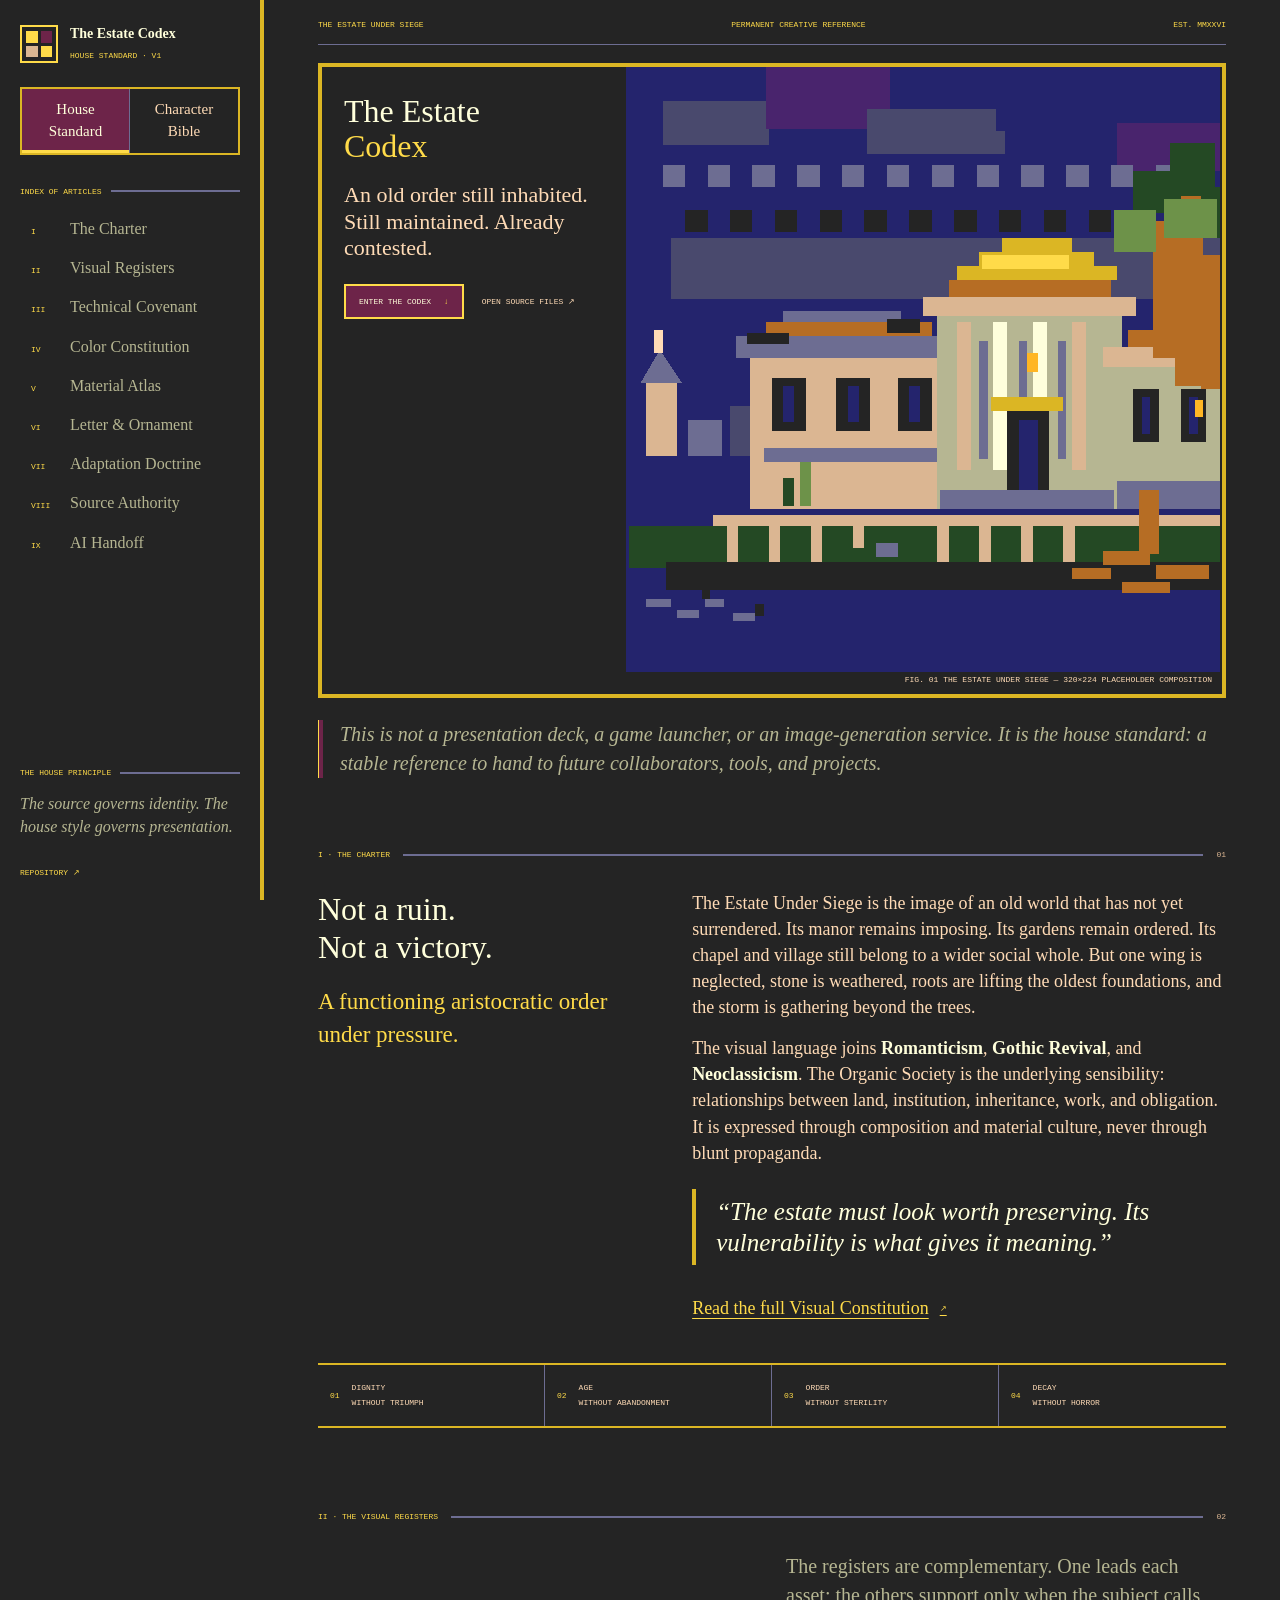
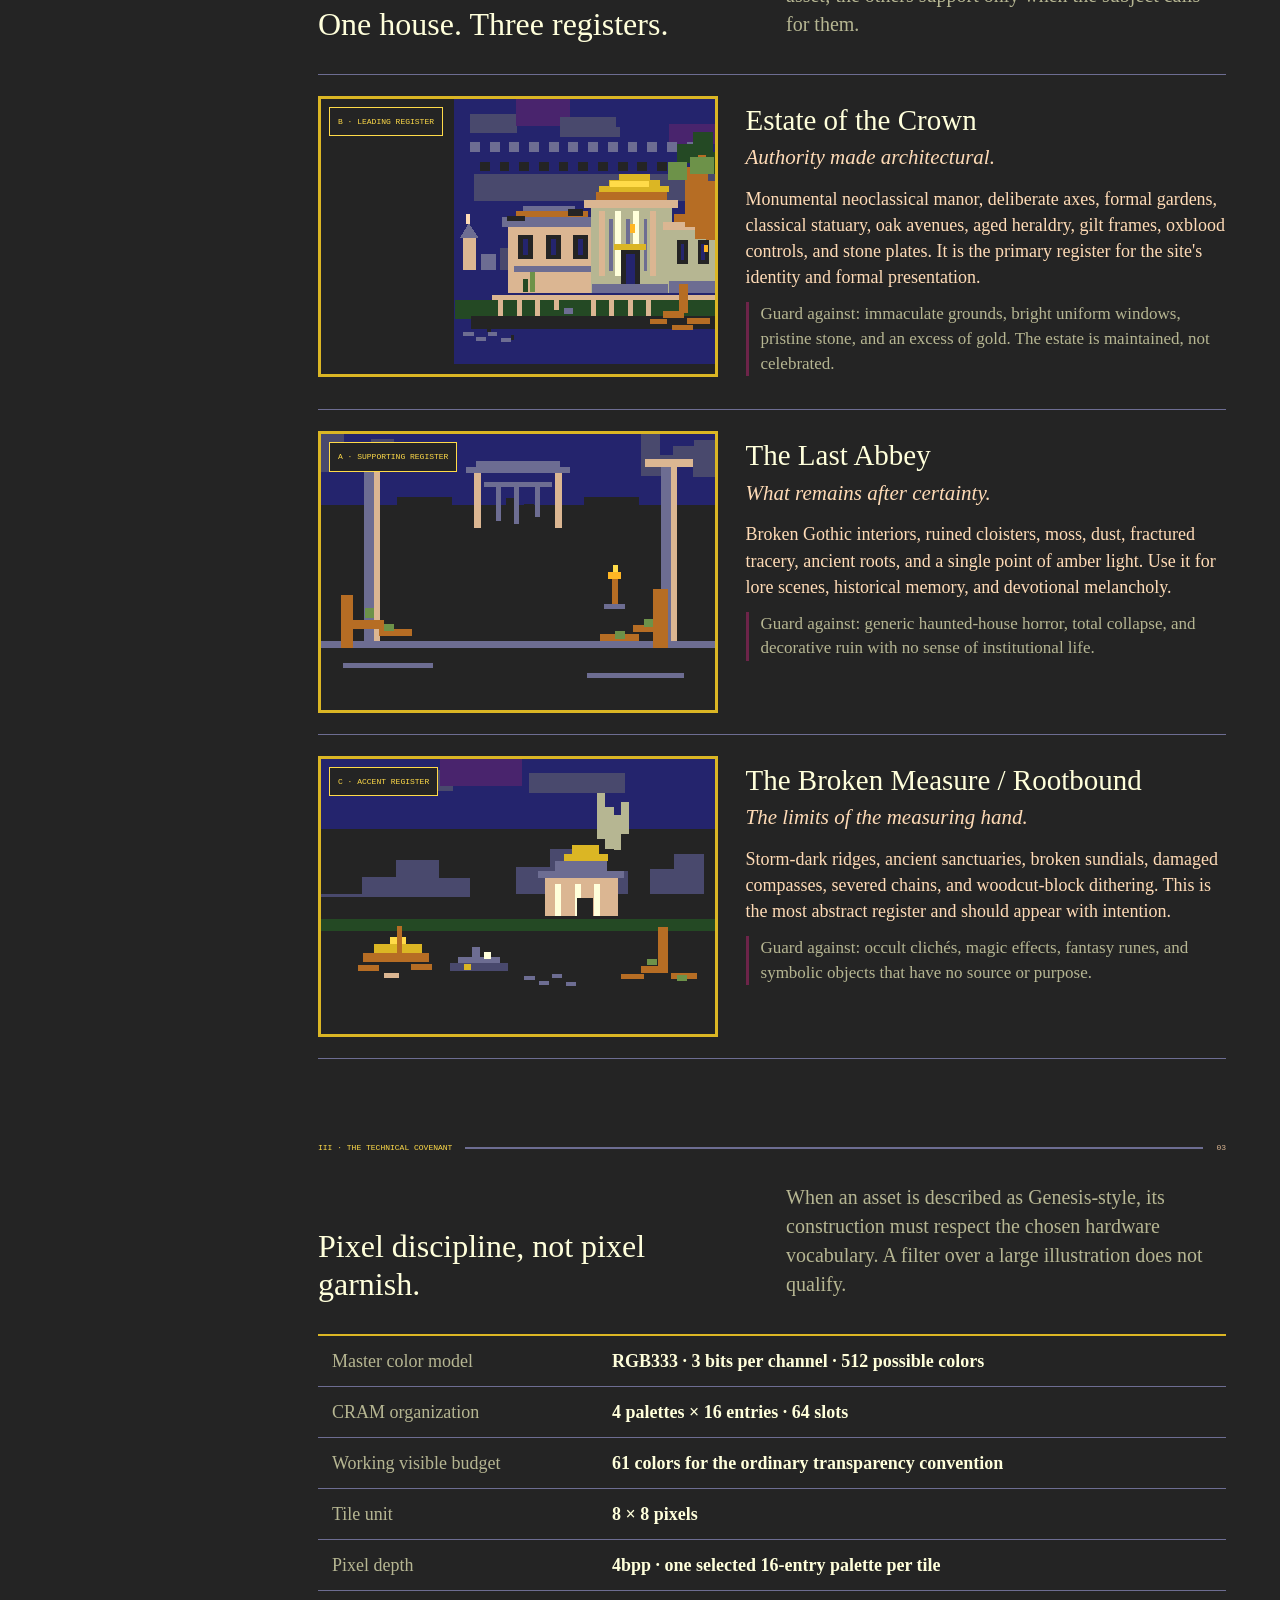
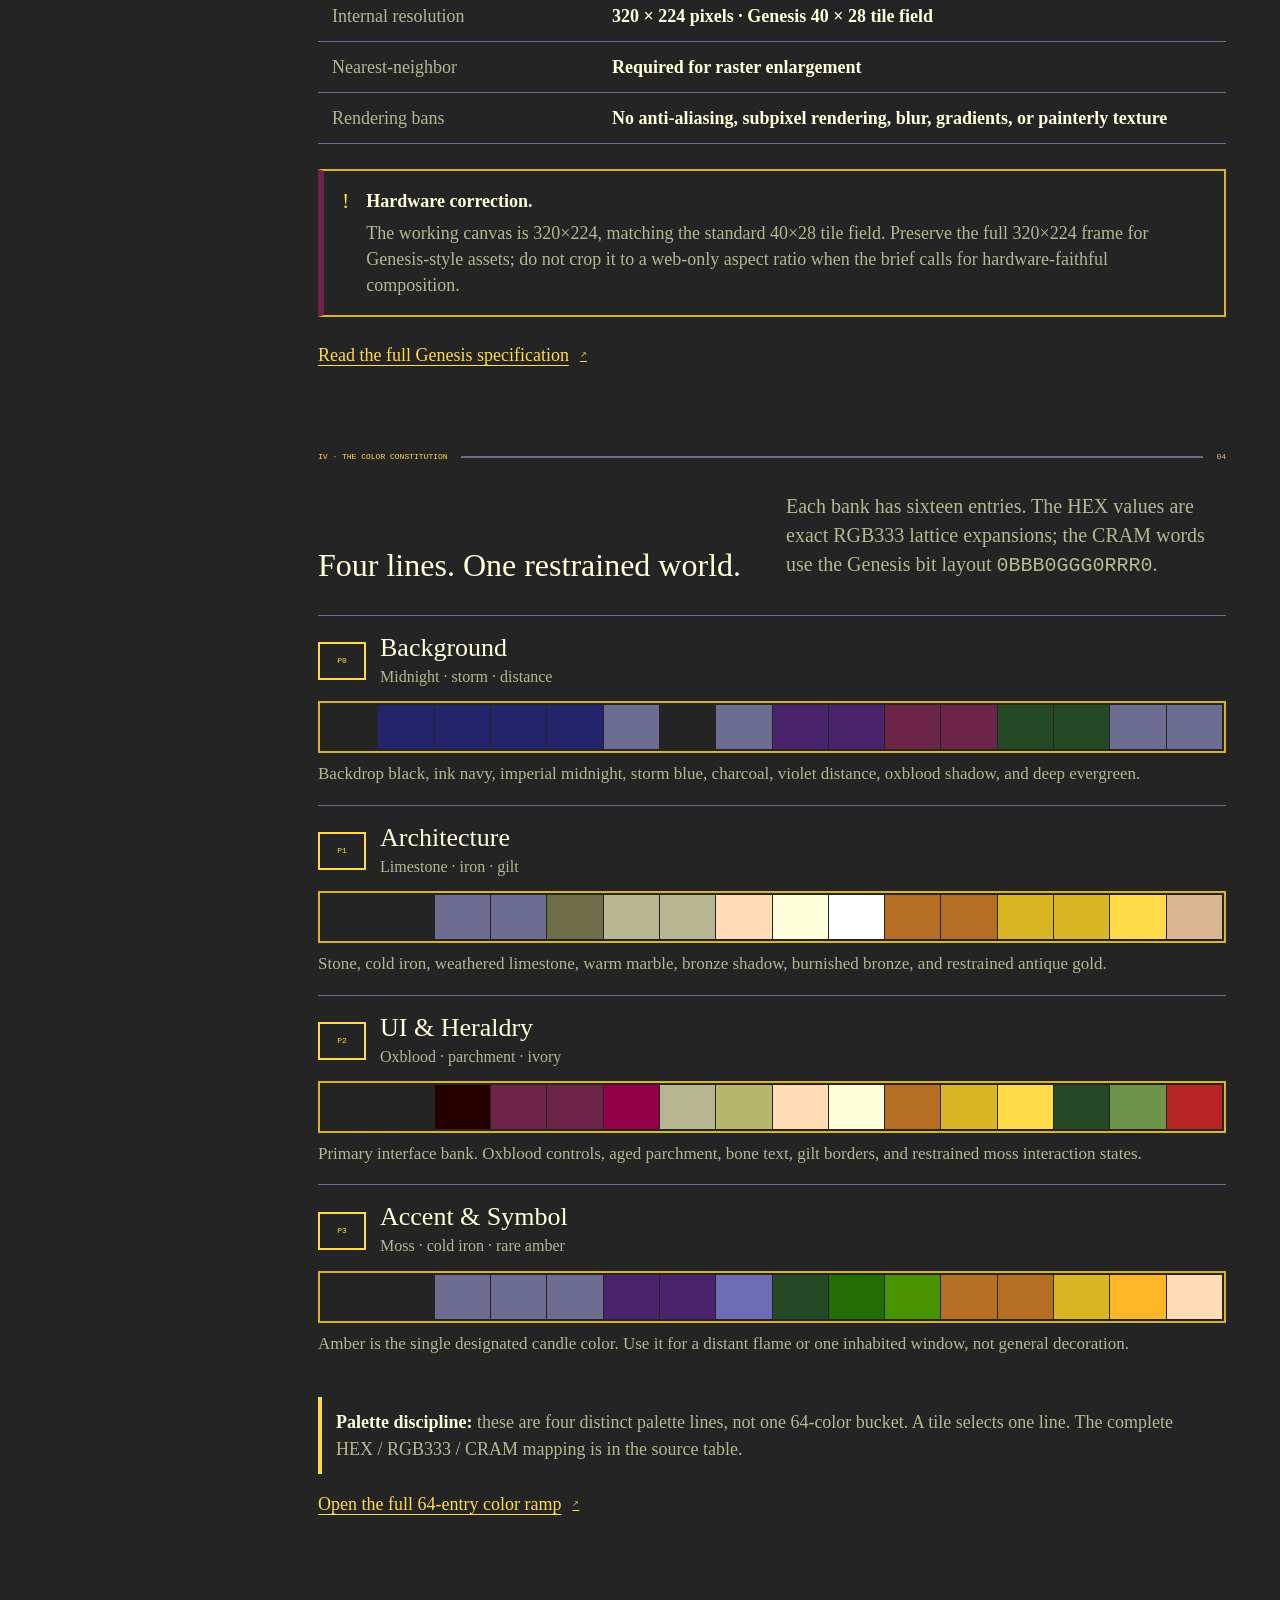
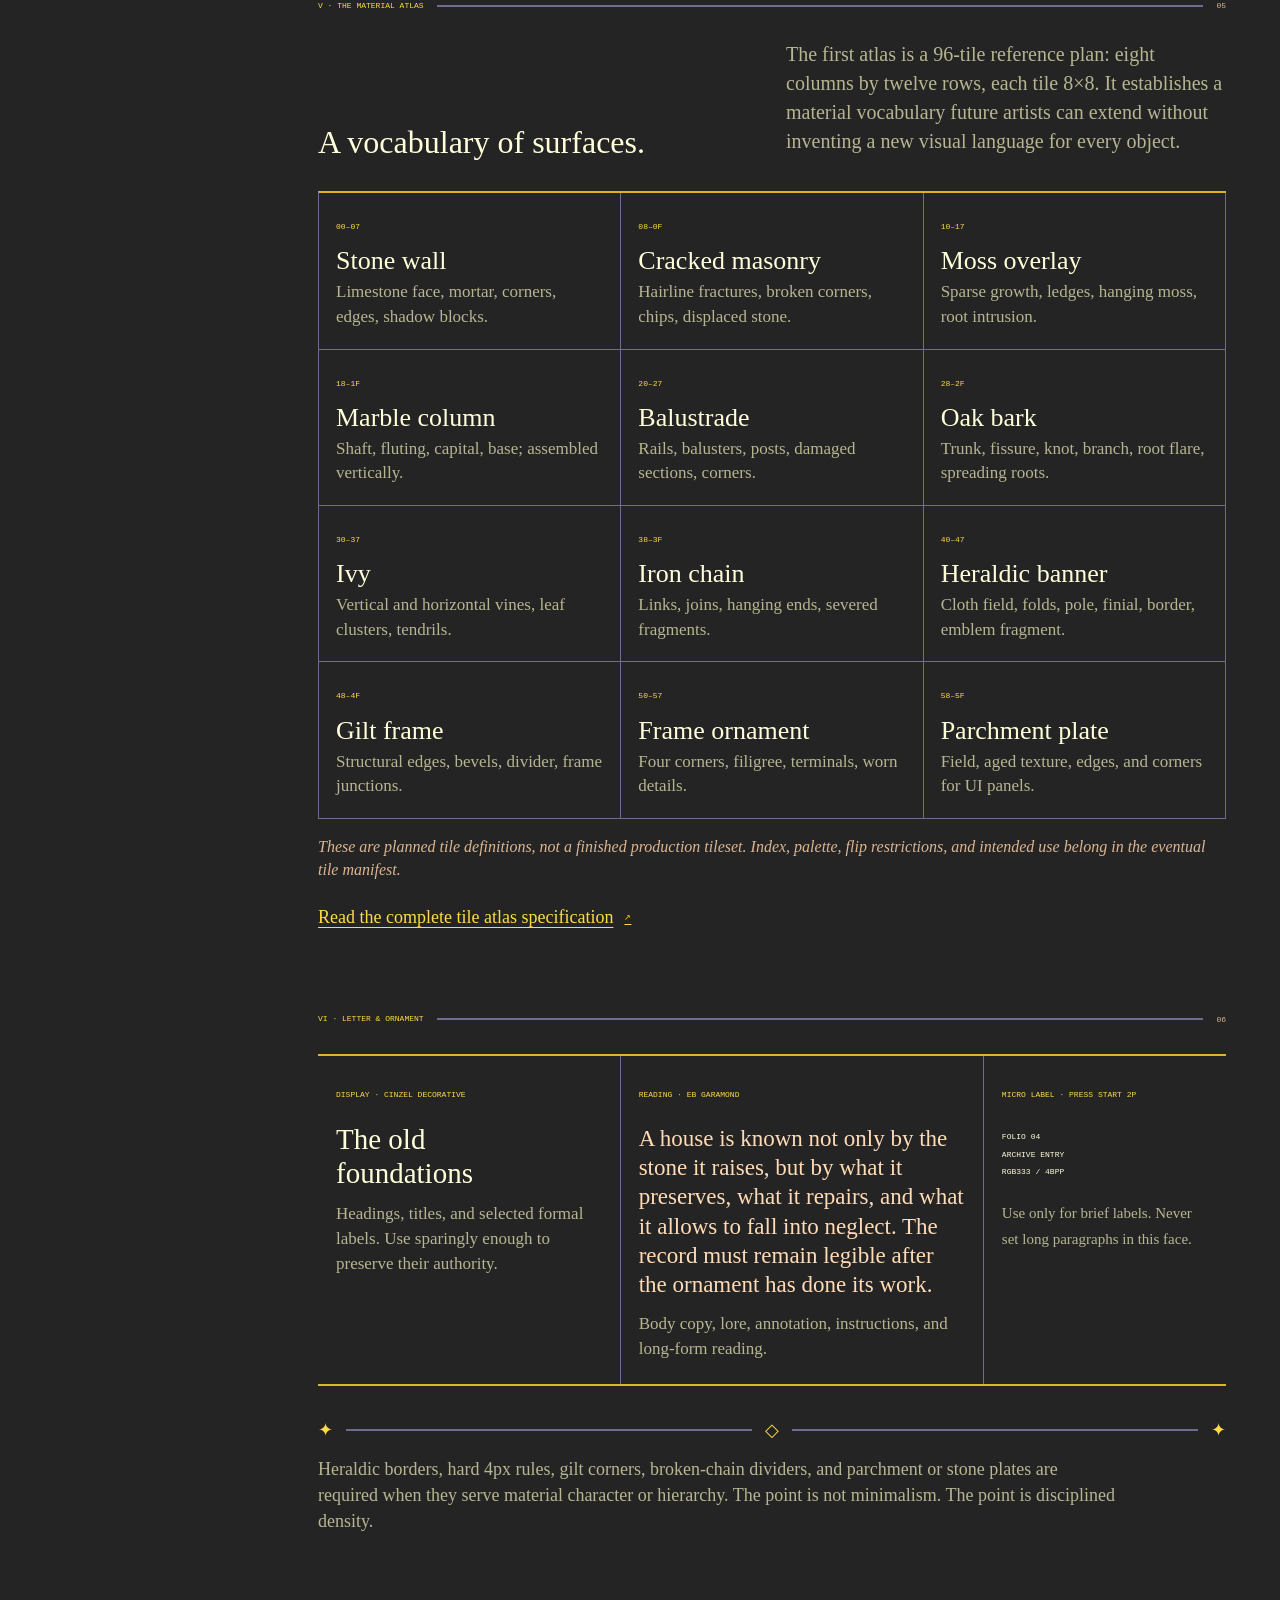
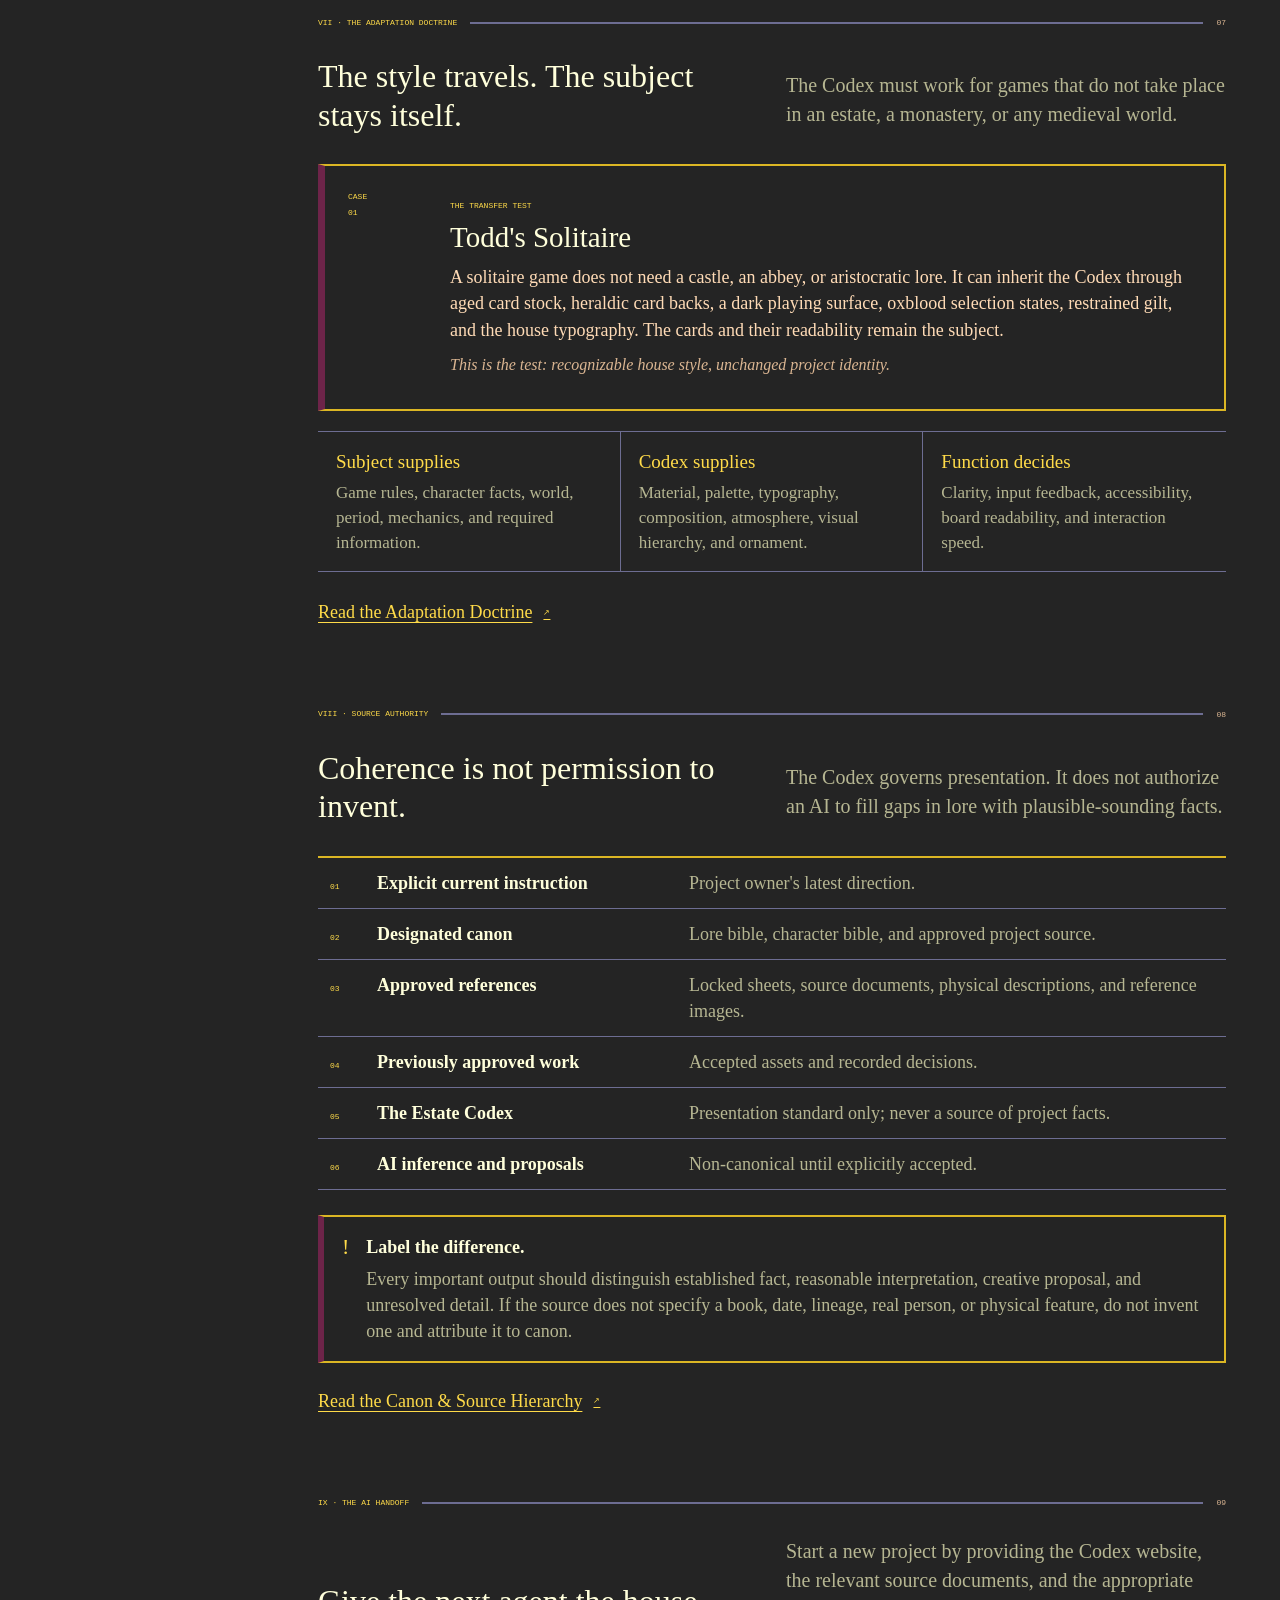
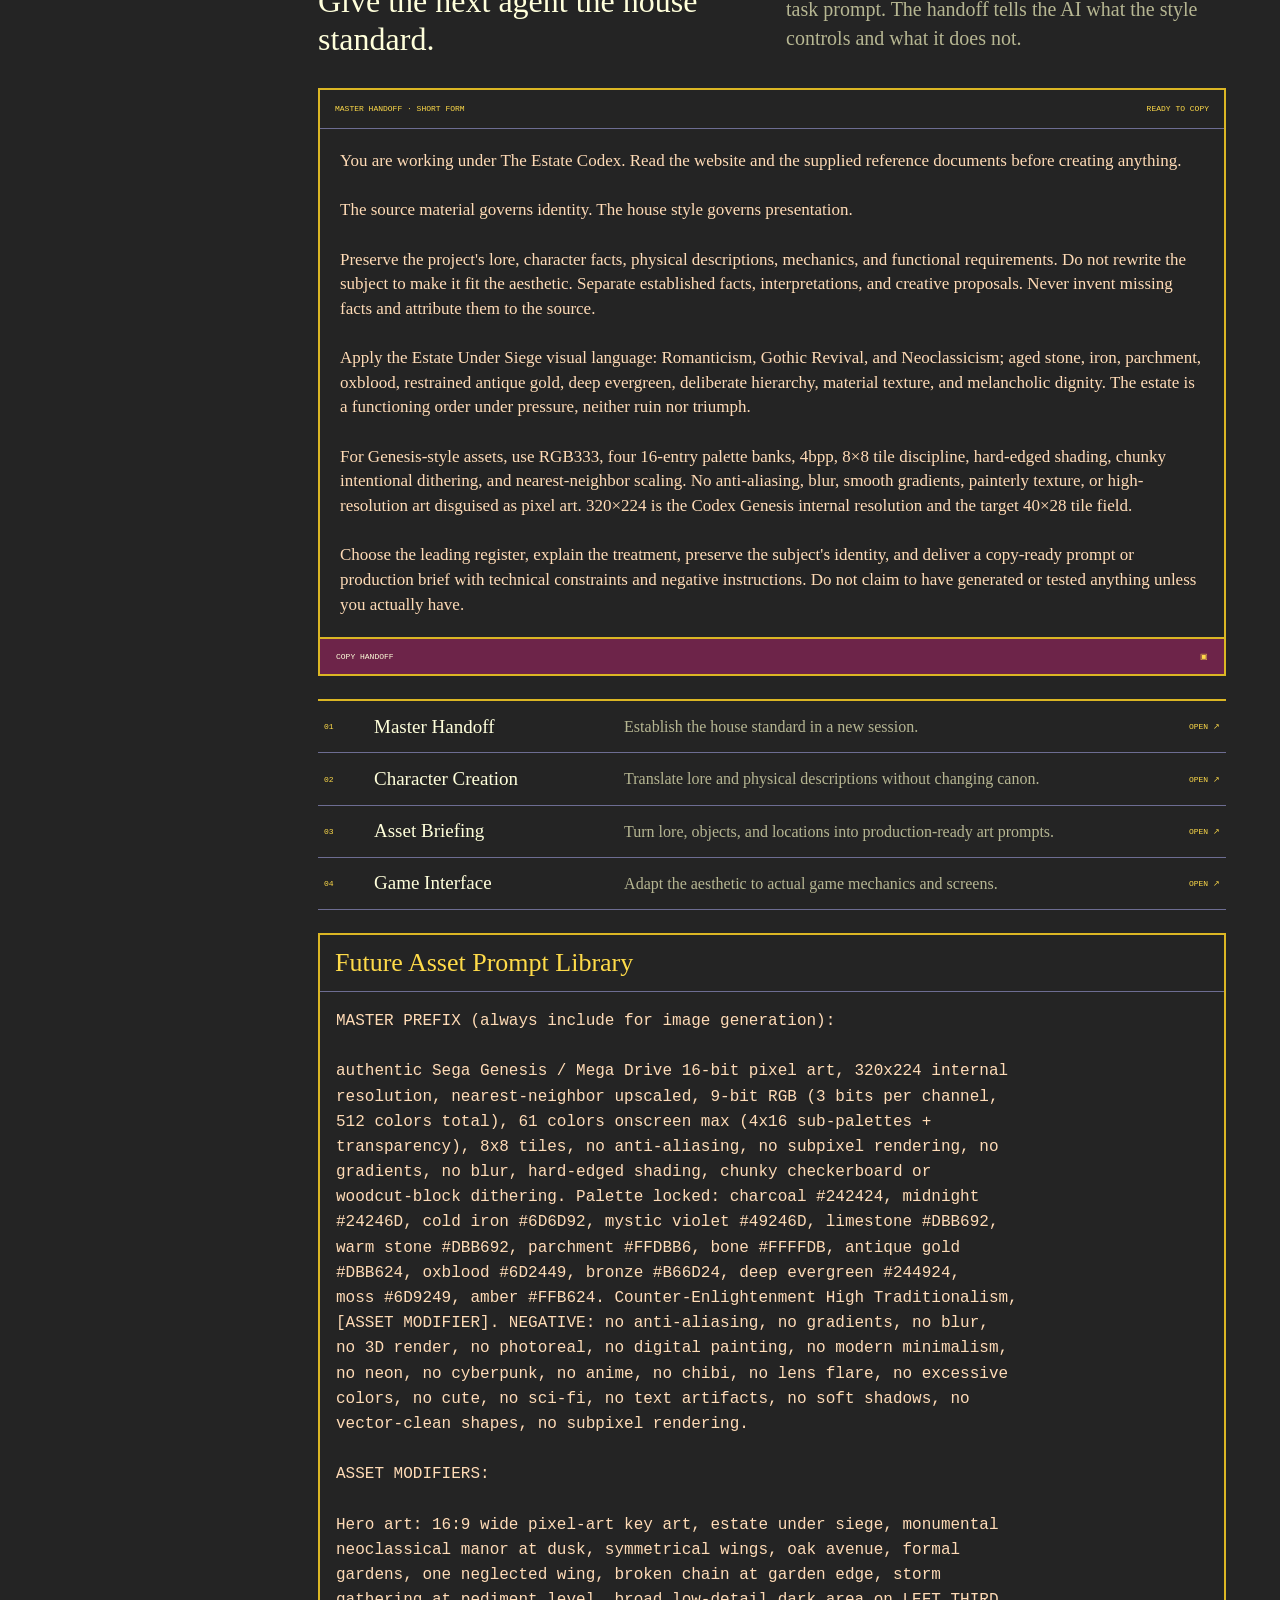
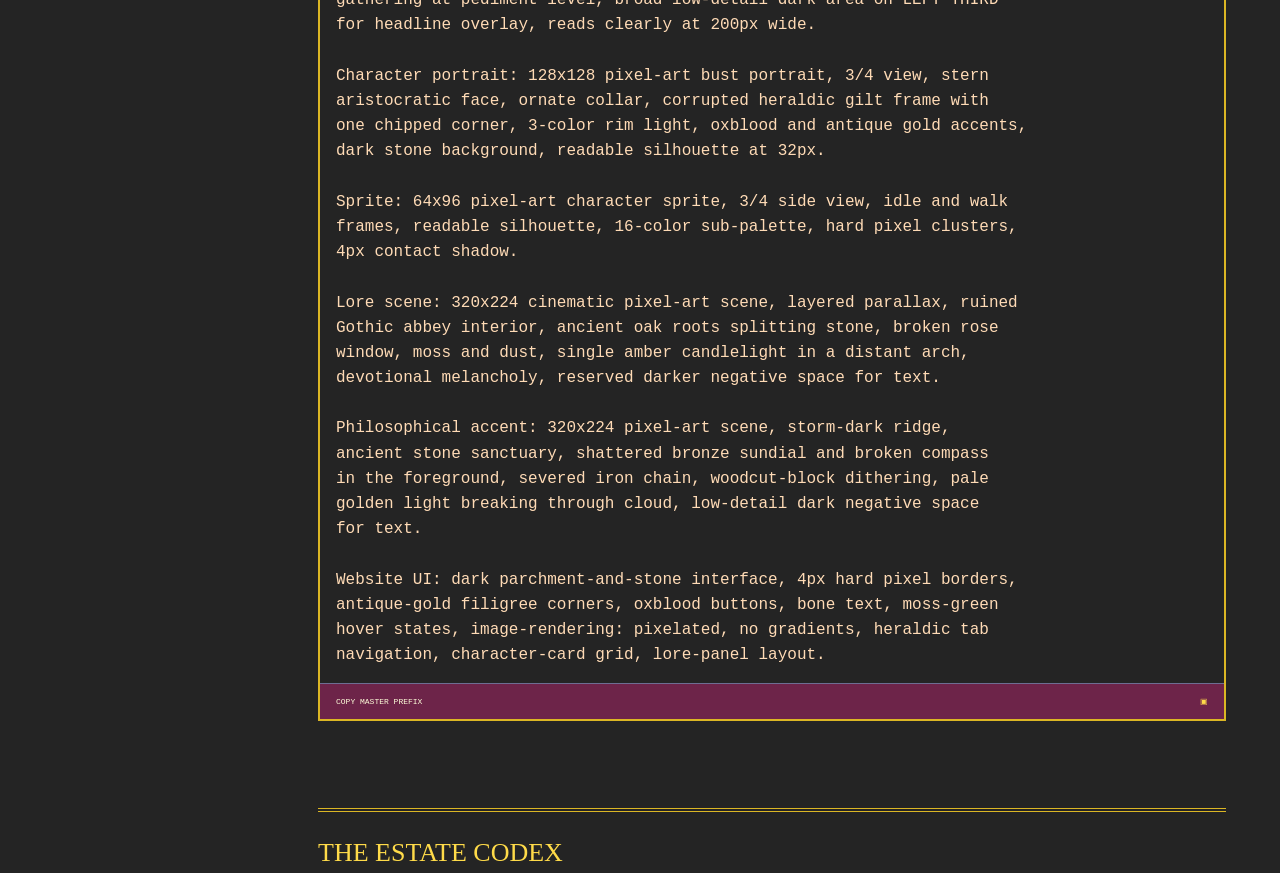
<file: index.html>
<!doctype html>
<html lang="en">
<head>
  <meta charset="utf-8">
  <meta http-equiv="refresh" content="0; url=House-Standard.html">
  <meta name="viewport" content="width=device-width, initial-scale=1">
  <title>The Estate Codex — House Standard</title>
  <link rel="canonical" href="House-Standard.html">
</head>
<body>
  <p><a href="House-Standard.html">Enter The Estate Codex — House Standard</a></p>
</body>
</html>
</file>
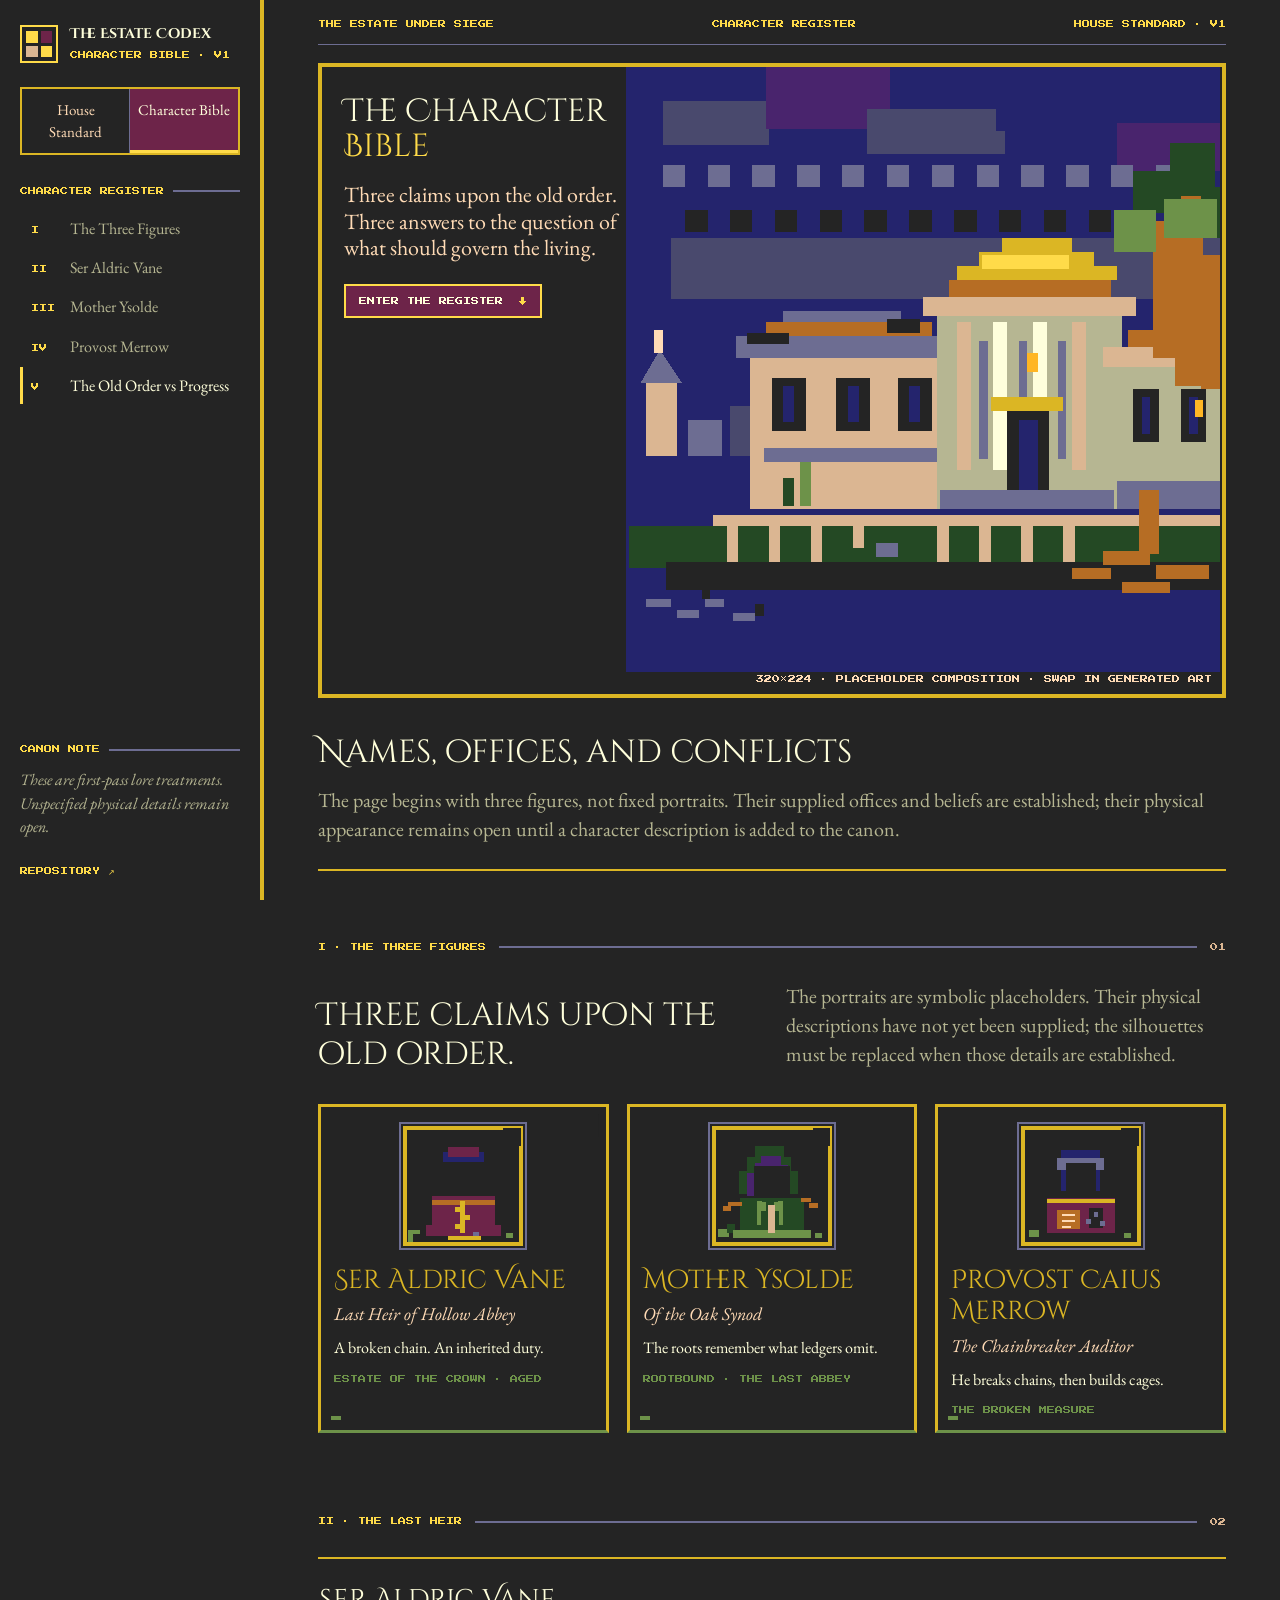
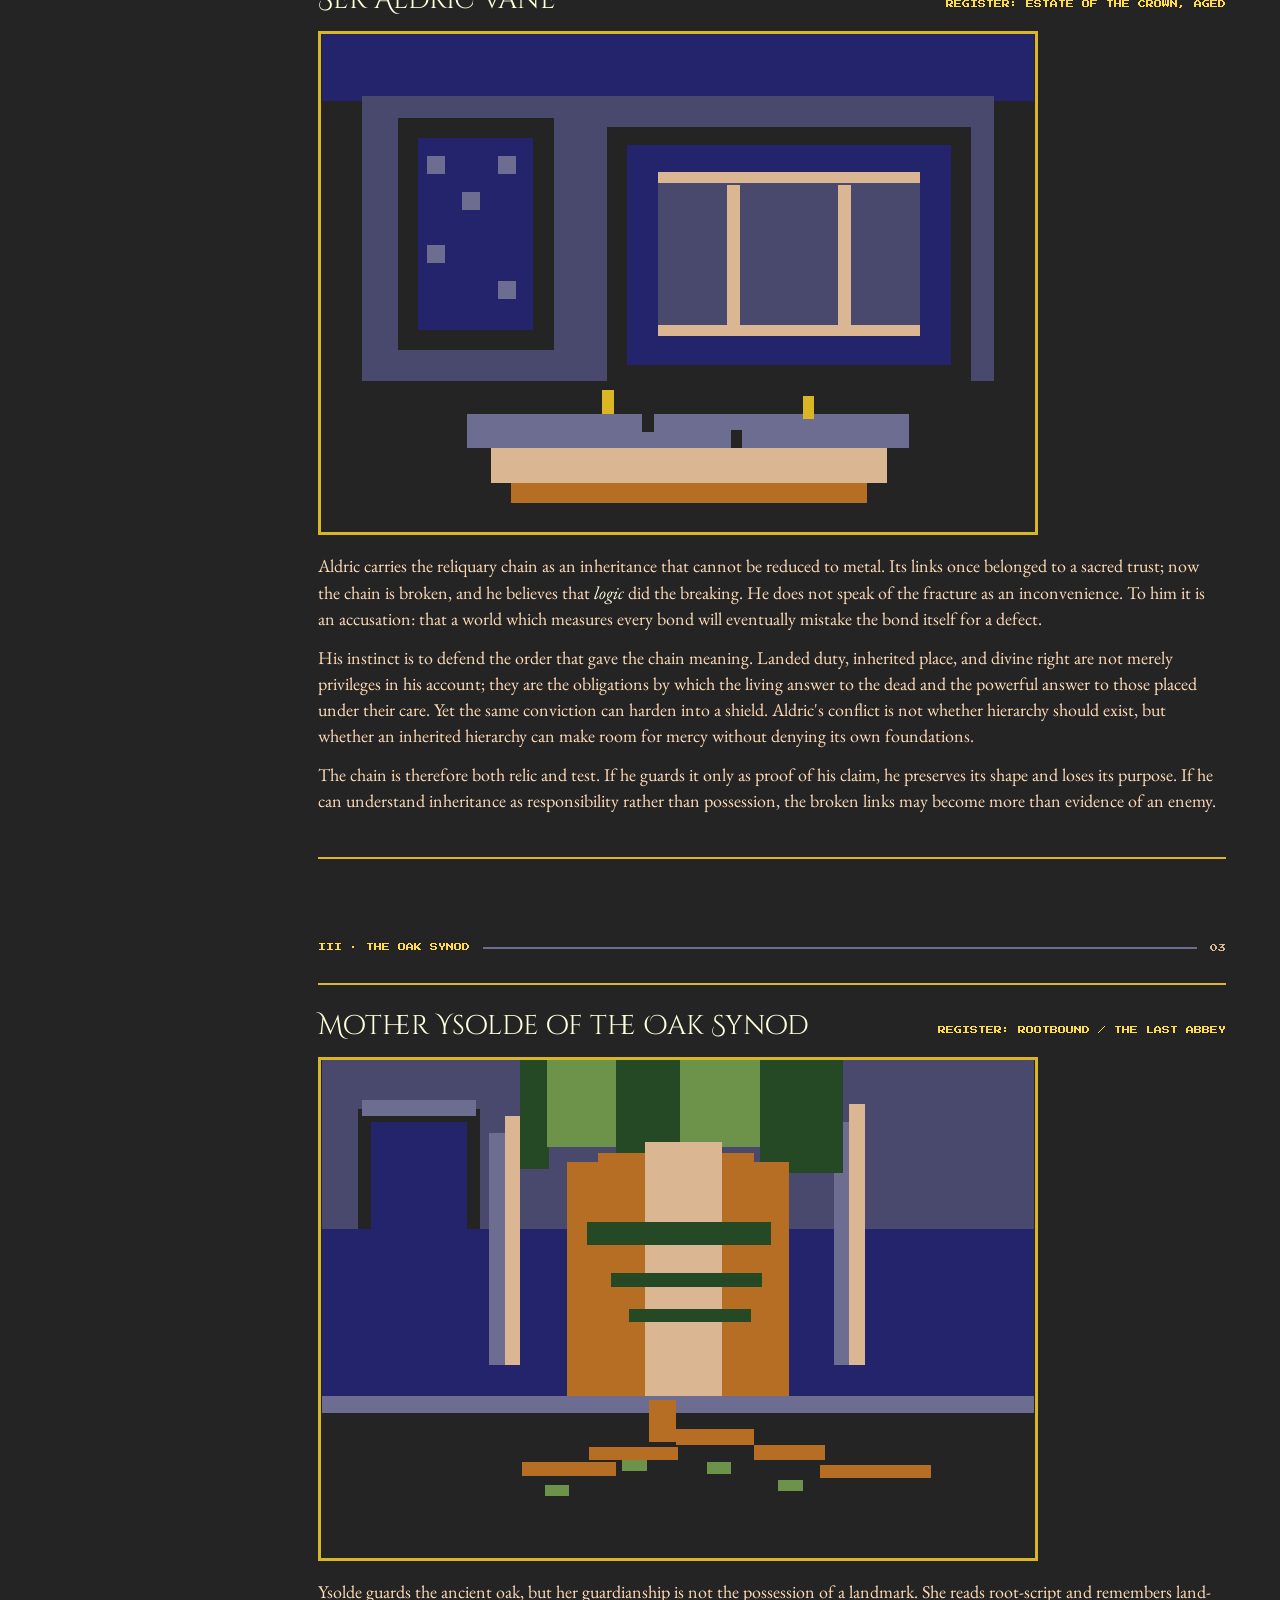
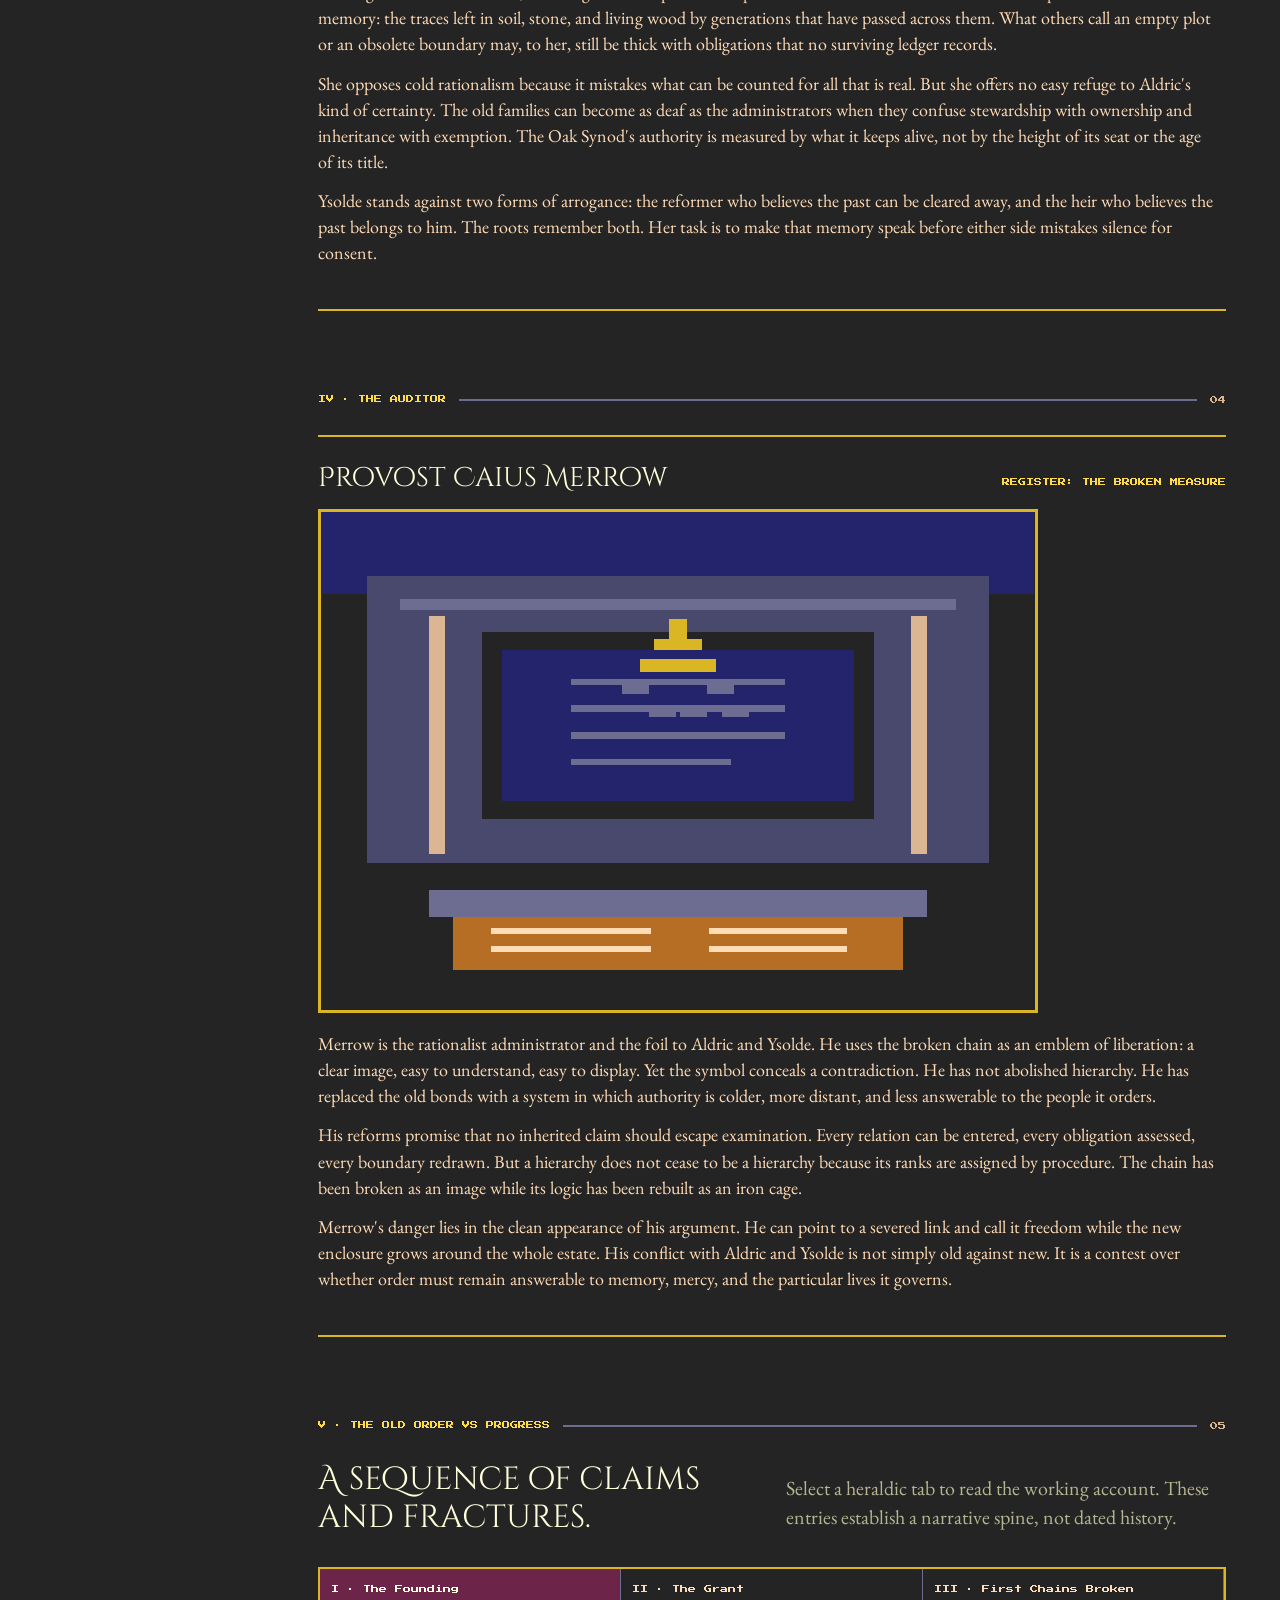
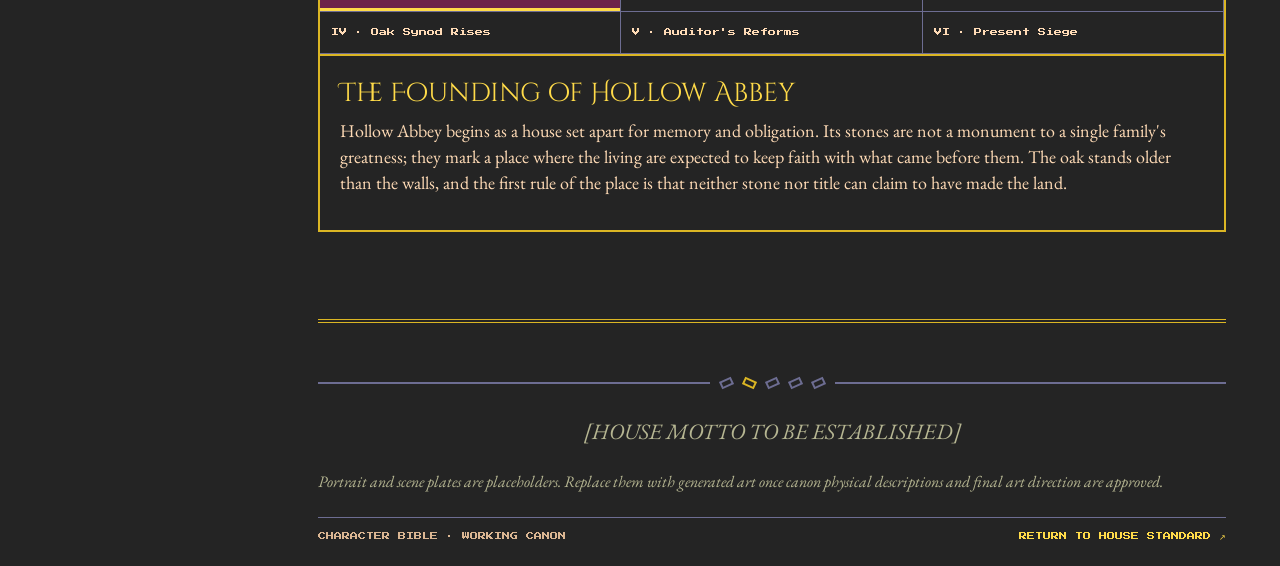
<file: Character-Bible.html>
<!doctype html>
<html lang="en">
<head>
  <meta charset="utf-8">
  <meta name="viewport" content="width=device-width, initial-scale=1">
  <meta name="theme-color" content="#242424">
  <meta name="description" content="Character Bible for The Estate Under Siege: Ser Aldric Vane, Mother Ysolde of the Oak Synod, and Provost Caius Merrow.">
  <title>Character Bible — The Estate Codex</title>
  <link rel="preconnect" href="https://fonts.googleapis.com">
  <link rel="preconnect" href="https://fonts.gstatic.com" crossorigin>
  <link href="https://fonts.googleapis.com/css2?family=Cinzel+Decorative:wght@400;700&family=EB+Garamond:wght@400;500;600;700&family=Press+Start+2P&display=swap" rel="stylesheet">
  <link rel="stylesheet" href="styles.css">
</head>
<body>
  <a class="skip-link" href="#main">Skip to the character bible</a>

  <aside class="rail" id="rail">
    <a class="brand" href="House-Standard.html" aria-label="The Estate Codex House Standard">
      <span class="brand-mark" aria-hidden="true"><span></span><span></span><span></span><span></span></span>
      <span class="brand-copy"><strong>The Estate Codex</strong><small>CHARACTER BIBLE · V1</small></span>
    </a>

    <div class="page-switch" aria-label="Codex pages">
      <a href="House-Standard.html">House Standard</a>
      <a href="Character-Bible.html" aria-current="page">Character Bible</a>
    </div>

    <div class="rail-rule"><span>CHARACTER REGISTER</span></div>
    <nav class="primary-nav" aria-label="Character Bible navigation">
      <a href="#roll"><span class="nav-number">I</span> The Three Figures</a>
      <a href="#aldric"><span class="nav-number">II</span> Ser Aldric Vane</a>
      <a href="#ysolde"><span class="nav-number">III</span> Mother Ysolde</a>
      <a href="#merrow"><span class="nav-number">IV</span> Provost Merrow</a>
      <a href="#timeline"><span class="nav-number">V</span> The Old Order vs Progress</a>
    </nav>

    <div class="rail-bottom">
      <div class="rail-rule"><span>CANON NOTE</span></div>
      <p>These are first-pass lore treatments. Unspecified physical details remain open.</p>
      <a class="rail-repo" href="https://github.com/Tilded/estate-codex" target="_blank" rel="noreferrer">REPOSITORY ↗</a>
    </div>
  </aside>

  <button class="mobile-menu" id="menu-toggle" type="button" aria-expanded="false" aria-controls="rail">INDEX</button>

  <main id="main">
    <header class="masthead">
      <div class="masthead-line">
        <span>THE ESTATE UNDER SIEGE</span>
        <span>CHARACTER REGISTER</span>
        <span>HOUSE STANDARD · V1</span>
      </div>

      <section class="hero character-hero">
        <!-- HERO PLACEHOLDER: 320x224, left third text-safe, right two-thirds estate under siege; swap this SVG for generated art. -->
        <img class="hero-image" src="assets/house-standard-hero.svg" width="320" height="224" alt="320 by 224 pixel-art composition with a dark, text-safe left third and the estate on the right two-thirds. The storm dithers to the manor's pediment; an ancient oak and broken chain mark the garden edge.">
        <div class="hero-copy">
          <h1>The Character<br><em>Bible</em></h1>
          <p class="hero-deck">Three claims upon the old order. Three answers to the question of what should govern the living.</p>
          <div class="hero-actions"><a class="seal-link" href="#roll">ENTER THE REGISTER <span>↓</span></a></div>
        </div>
        <div class="hero-caption">320×224 · PLACEHOLDER COMPOSITION · SWAP IN GENERATED ART</div>
      </section>
      <div class="page-intro">
        <h1>Names, offices, and conflicts</h1>
        <p>The page begins with three figures, not fixed portraits. Their supplied offices and beliefs are established; their physical appearance remains open until a character description is added to the canon.</p>
      </div>
    </header>

    <section class="codex-section" id="roll">
      <div class="section-heading">
        <span class="chapter">I · THE THREE FIGURES</span>
        <span class="section-rule"></span>
        <span class="folio">01</span>
      </div>
      <div class="section-intro">
        <h2>Three claims upon the old order.</h2>
        <p>The portraits are symbolic placeholders. Their physical descriptions have not yet been supplied; the silhouettes must be replaced when those details are established.</p>
      </div>

      <div class="character-grid">
        <article class="character-card">
          <img class="character-portrait" src="assets/character-aldric-portrait.svg" width="128" height="128" alt="Symbolic anonymous bust placeholder for Ser Aldric Vane, with a reliquary chain and chipped gilt frame. Physical features are intentionally unspecified.">
          <h3>Ser Aldric Vane</h3>
          <p class="character-title">Last Heir of Hollow Abbey</p>
          <p class="character-hook">A broken chain. An inherited duty.</p>
          <span class="card-register">ESTATE OF THE CROWN · AGED</span>
        </article>

        <article class="character-card">
          <img class="character-portrait" src="assets/character-ysolde-portrait.svg" width="128" height="128" alt="Symbolic anonymous bust placeholder for Mother Ysolde, framed by oak roots and moss. Physical features are intentionally unspecified.">
          <h3>Mother Ysolde</h3>
          <p class="character-title">Of the Oak Synod</p>
          <p class="character-hook">The roots remember what ledgers omit.</p>
          <span class="card-register">ROOTBOUND · THE LAST ABBEY</span>
        </article>

        <article class="character-card">
          <img class="character-portrait" src="assets/character-merrow-portrait.svg" width="128" height="128" alt="Symbolic anonymous bust placeholder for Provost Caius Merrow, with ledger and broken-chain device. Physical features are intentionally unspecified.">
          <h3>Provost Caius Merrow</h3>
          <p class="character-title">The Chainbreaker Auditor</p>
          <p class="character-hook">He breaks chains, then builds cages.</p>
          <span class="card-register">THE BROKEN MEASURE</span>
        </article>
      </div>
    </section>

    <section class="codex-section" id="aldric">
      <div class="section-heading">
        <span class="chapter">II · THE LAST HEIR</span>
        <span class="section-rule"></span>
        <span class="folio">02</span>
      </div>
      <article class="lore-entry">
        <div class="lore-entry-head">
          <h3>Ser Aldric Vane</h3>
          <span>REGISTER: ESTATE OF THE CROWN, AGED</span>
        </div>
        <img class="lore-scene" src="assets/lore-aldric.svg" width="320" height="224" alt="Placeholder scene of a neglected manor chamber, a reliquary chain laid across a stone table, and a storm darkening the high window.">
        <div class="lore-copy">
          <!-- Lore prose is an interpretive first draft from the supplied character hook, not an established chronology or added biography. -->
          <p>Aldric carries the reliquary chain as an inheritance that cannot be reduced to metal. Its links once belonged to a sacred trust; now the chain is broken, and he believes that <em>logic</em> did the breaking. He does not speak of the fracture as an inconvenience. To him it is an accusation: that a world which measures every bond will eventually mistake the bond itself for a defect.</p>
          <p>His instinct is to defend the order that gave the chain meaning. Landed duty, inherited place, and divine right are not merely privileges in his account; they are the obligations by which the living answer to the dead and the powerful answer to those placed under their care. Yet the same conviction can harden into a shield. Aldric's conflict is not whether hierarchy should exist, but whether an inherited hierarchy can make room for mercy without denying its own foundations.</p>
          <p>The chain is therefore both relic and test. If he guards it only as proof of his claim, he preserves its shape and loses its purpose. If he can understand inheritance as responsibility rather than possession, the broken links may become more than evidence of an enemy.</p>
        </div>
      </article>
    </section>

    <section class="codex-section" id="ysolde">
      <div class="section-heading">
        <span class="chapter">III · THE OAK SYNOD</span>
        <span class="section-rule"></span>
        <span class="folio">03</span>
      </div>
      <article class="lore-entry">
        <div class="lore-entry-head">
          <h3>Mother Ysolde of the Oak Synod</h3>
          <span>REGISTER: ROOTBOUND / THE LAST ABBEY</span>
        </div>
        <img class="lore-scene" src="assets/lore-ysolde.svg" width="320" height="224" alt="Placeholder scene of an ancient oak rising through a ruined abbey court, its roots crossing old stone and carrying root-script.">
        <div class="lore-copy">
          <!-- Physical appearance, age, and biography remain unspecified; the scene expresses only her supplied office and beliefs. -->
          <p>Ysolde guards the ancient oak, but her guardianship is not the possession of a landmark. She reads root-script and remembers land-memory: the traces left in soil, stone, and living wood by generations that have passed across them. What others call an empty plot or an obsolete boundary may, to her, still be thick with obligations that no surviving ledger records.</p>
          <p>She opposes cold rationalism because it mistakes what can be counted for all that is real. But she offers no easy refuge to Aldric's kind of certainty. The old families can become as deaf as the administrators when they confuse stewardship with ownership and inheritance with exemption. The Oak Synod's authority is measured by what it keeps alive, not by the height of its seat or the age of its title.</p>
          <p>Ysolde stands against two forms of arrogance: the reformer who believes the past can be cleared away, and the heir who believes the past belongs to him. The roots remember both. Her task is to make that memory speak before either side mistakes silence for consent.</p>
        </div>
      </article>
    </section>

    <section class="codex-section" id="merrow">
      <div class="section-heading">
        <span class="chapter">IV · THE AUDITOR</span>
        <span class="section-rule"></span>
        <span class="folio">04</span>
      </div>
      <article class="lore-entry">
        <div class="lore-entry-head">
          <h3>Provost Caius Merrow</h3>
          <span>REGISTER: THE BROKEN MEASURE</span>
        </div>
        <img class="lore-scene" src="assets/lore-merrow.svg" width="320" height="224" alt="Placeholder scene of a severe stone administrative chamber, a ledger table, and a broken-chain emblem enclosed by rigid iron-grey geometry.">
        <div class="lore-copy">
          <!-- The chamber and ledger are visual proposals for an auditor, not established props in the supplied canon. -->
          <p>Merrow is the rationalist administrator and the foil to Aldric and Ysolde. He uses the broken chain as an emblem of liberation: a clear image, easy to understand, easy to display. Yet the symbol conceals a contradiction. He has not abolished hierarchy. He has replaced the old bonds with a system in which authority is colder, more distant, and less answerable to the people it orders.</p>
          <p>His reforms promise that no inherited claim should escape examination. Every relation can be entered, every obligation assessed, every boundary redrawn. But a hierarchy does not cease to be a hierarchy because its ranks are assigned by procedure. The chain has been broken as an image while its logic has been rebuilt as an iron cage.</p>
          <p>Merrow's danger lies in the clean appearance of his argument. He can point to a severed link and call it freedom while the new enclosure grows around the whole estate. His conflict with Aldric and Ysolde is not simply old against new. It is a contest over whether order must remain answerable to memory, mercy, and the particular lives it governs.</p>
        </div>
      </article>
    </section>

    <section class="codex-section" id="timeline">
      <div class="section-heading">
        <span class="chapter">V · THE OLD ORDER VS PROGRESS</span>
        <span class="section-rule"></span>
        <span class="folio">05</span>
      </div>
      <div class="section-intro">
        <h2>A sequence of claims and fractures.</h2>
        <p>Select a heraldic tab to read the working account. These entries establish a narrative spine, not dated history.</p>
      </div>

      <!-- Timeline order is a provisional sequence based on the requested headings. No dates, exact chronology, or causal details were supplied, so none are invented here. -->
      <div class="timeline-tabs" role="tablist" aria-label="Old Order versus Progress timeline">
        <button class="timeline-tab" id="tab-founding" type="button" role="tab" aria-selected="true" aria-controls="panel-founding" data-timeline-tab="founding">I · The Founding</button>
        <button class="timeline-tab" id="tab-grant" type="button" role="tab" aria-selected="false" aria-controls="panel-grant" data-timeline-tab="grant">II · The Grant</button>
        <button class="timeline-tab" id="tab-chains" type="button" role="tab" aria-selected="false" aria-controls="panel-chains" data-timeline-tab="chains">III · First Chains Broken</button>
        <button class="timeline-tab" id="tab-synod" type="button" role="tab" aria-selected="false" aria-controls="panel-synod" data-timeline-tab="synod">IV · Oak Synod Rises</button>
        <button class="timeline-tab" id="tab-reforms" type="button" role="tab" aria-selected="false" aria-controls="panel-reforms" data-timeline-tab="reforms">V · Auditor's Reforms</button>
        <button class="timeline-tab" id="tab-siege" type="button" role="tab" aria-selected="false" aria-controls="panel-siege" data-timeline-tab="siege">VI · Present Siege</button>
      </div>

      <section class="timeline-panel active" id="panel-founding" role="tabpanel" aria-labelledby="tab-founding" data-timeline-panel="founding">
        <h3>The Founding of Hollow Abbey</h3>
        <p>Hollow Abbey begins as a house set apart for memory and obligation. Its stones are not a monument to a single family's greatness; they mark a place where the living are expected to keep faith with what came before them. The oak stands older than the walls, and the first rule of the place is that neither stone nor title can claim to have made the land.</p>
      </section>
      <section class="timeline-panel" id="panel-grant" role="tabpanel" aria-labelledby="tab-grant" data-timeline-panel="grant">
        <h3>The Granting of the Estate</h3>
        <p>The estate is granted into hereditary keeping. Its authority is framed as a charge as much as a right: land must be tended, the house maintained, and the wider community held within a durable order. The grant becomes the foundation of Aldric's inheritance, but it also sets the question that will trouble him: whether the heir serves the trust, or the trust serves the heir.</p>
      </section>
      <section class="timeline-panel" id="panel-chains" role="tabpanel" aria-labelledby="tab-chains" data-timeline-panel="chains">
        <h3>The First Chains Broken</h3>
        <p>Reformers take the broken chain as their sign. They describe inherited obligations as restraints and present severance as proof of freedom. The old order sees the act differently: a bond has been cut before anyone has accounted for what it held together. The dispute begins to turn on the meaning of the chain itself.</p>
      </section>
      <section class="timeline-panel" id="panel-synod" role="tabpanel" aria-labelledby="tab-synod" data-timeline-panel="synod">
        <h3>The Oak Synod Rises</h3>
        <p>The guardians of the oak make the land's memory part of the dispute. Through root-script and land-memory, Ysolde gives voice to continuities that neither an estate charter nor an auditor's register can fully contain. The Synod refuses both the rationalist's clean slate and the heir's claim that inherited authority is beyond correction.</p>
      </section>
      <section class="timeline-panel" id="panel-reforms" role="tabpanel" aria-labelledby="tab-reforms" data-timeline-panel="reforms">
        <h3>The Auditor's Reforms</h3>
        <p>Merrow's administration takes the language of liberation and gives it a new architecture. Procedure replaces inherited discretion; the broken chain becomes an official emblem. Yet the new order concentrates authority in the hand that measures and records. What was advertised as the end of hierarchy becomes a hierarchy with fewer visible bonds and fewer places to appeal.</p>
      </section>
      <section class="timeline-panel" id="panel-siege" role="tabpanel" aria-labelledby="tab-siege" data-timeline-panel="siege">
        <h3>The Present Siege</h3>
        <p>The estate still stands. One wing is neglected, the old foundations are under pressure, and the storm has reached the pediment. Aldric holds the reliquary chain; Ysolde guards the oak's memory; Merrow's reforms press upon the house from within. The outcome remains unwritten. The question is no longer whether the old order can remain untouched, but what it must answer for if it is to endure.</p>
      </section>
    </section>

    <footer class="colophon">
      <div class="chain-divider" aria-hidden="true"><span></span><span></span><span></span><span></span><span></span></div>
      <p class="house-motto">[HOUSE MOTTO TO BE ESTABLISHED]</p>
      <p class="swap-note">Portrait and scene plates are placeholders. Replace them with generated art once canon physical descriptions and final art direction are approved.</p>
      <div class="colophon-bottom">
        <span>CHARACTER BIBLE · WORKING CANON</span>
        <a href="House-Standard.html">RETURN TO HOUSE STANDARD ↗</a>
      </div>
    </footer>
  </main>
  <script src="script.js"></script>
</body>
</html>
</file>
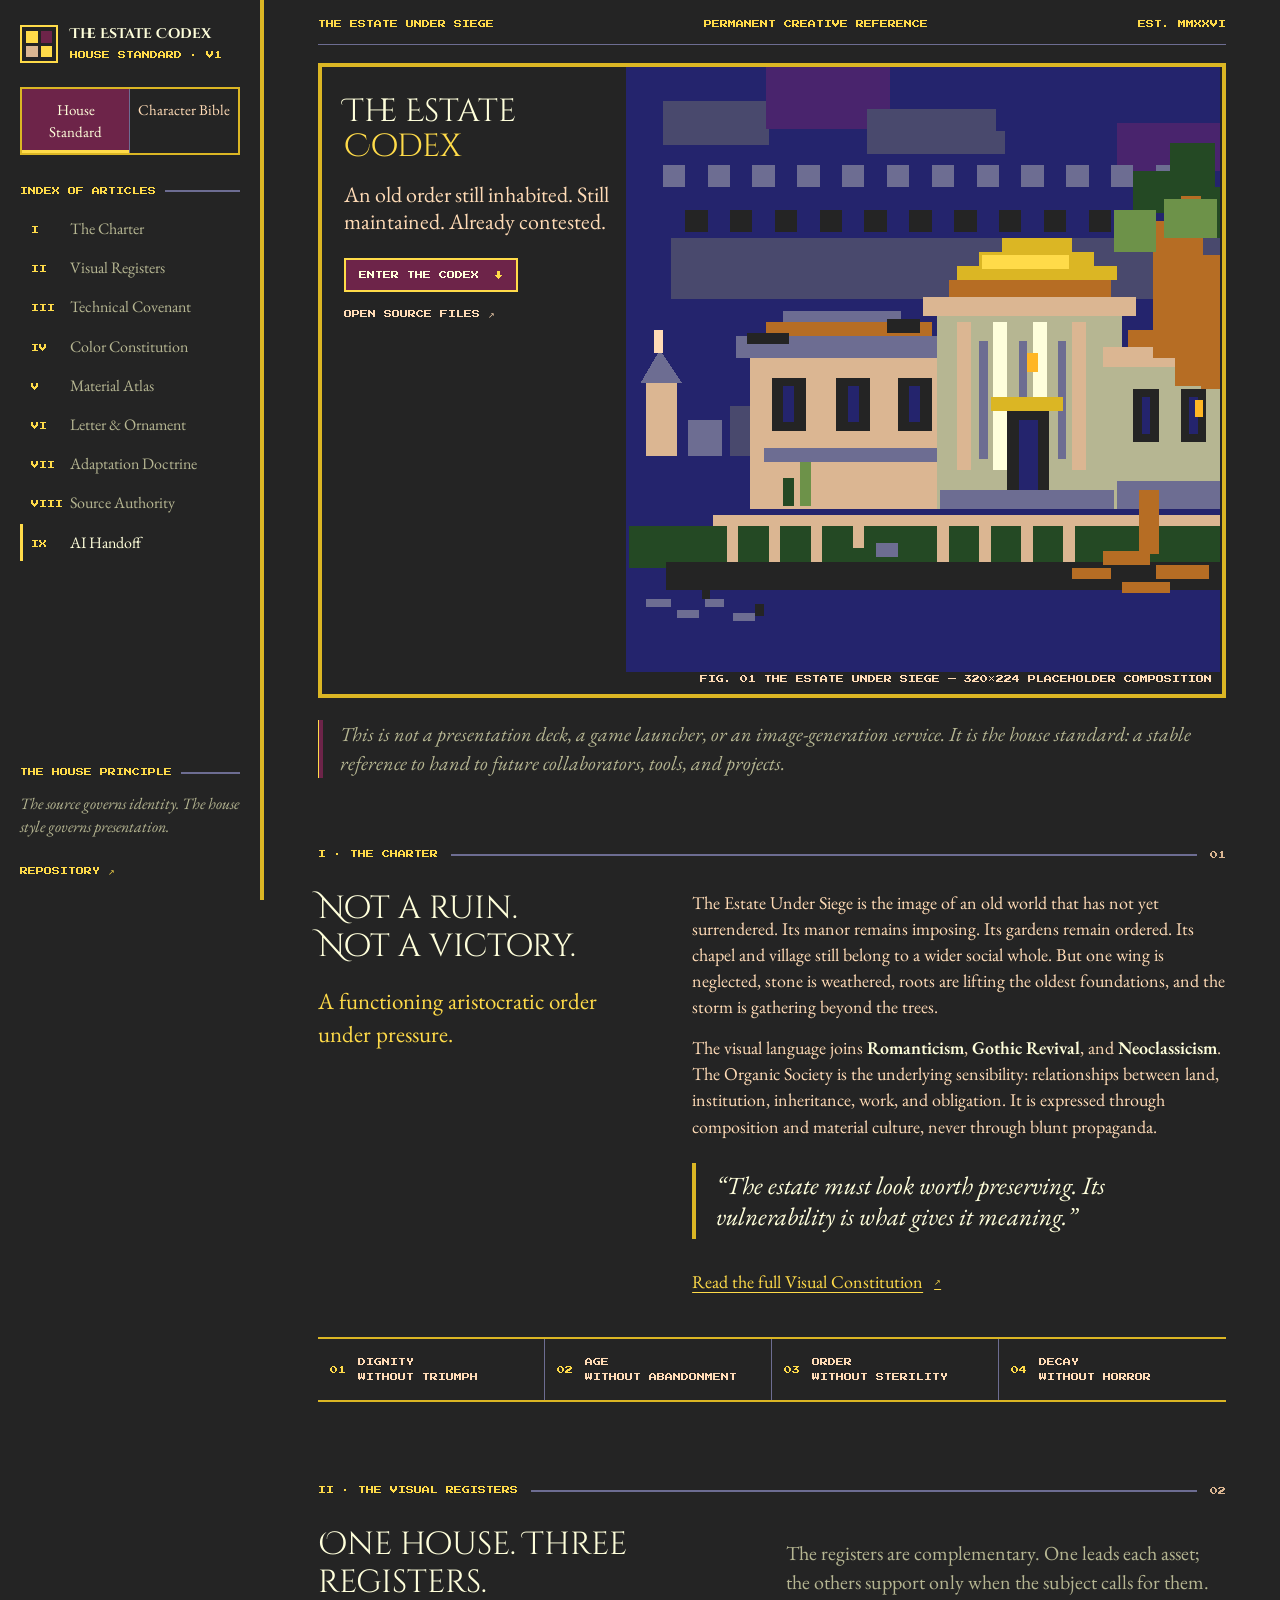
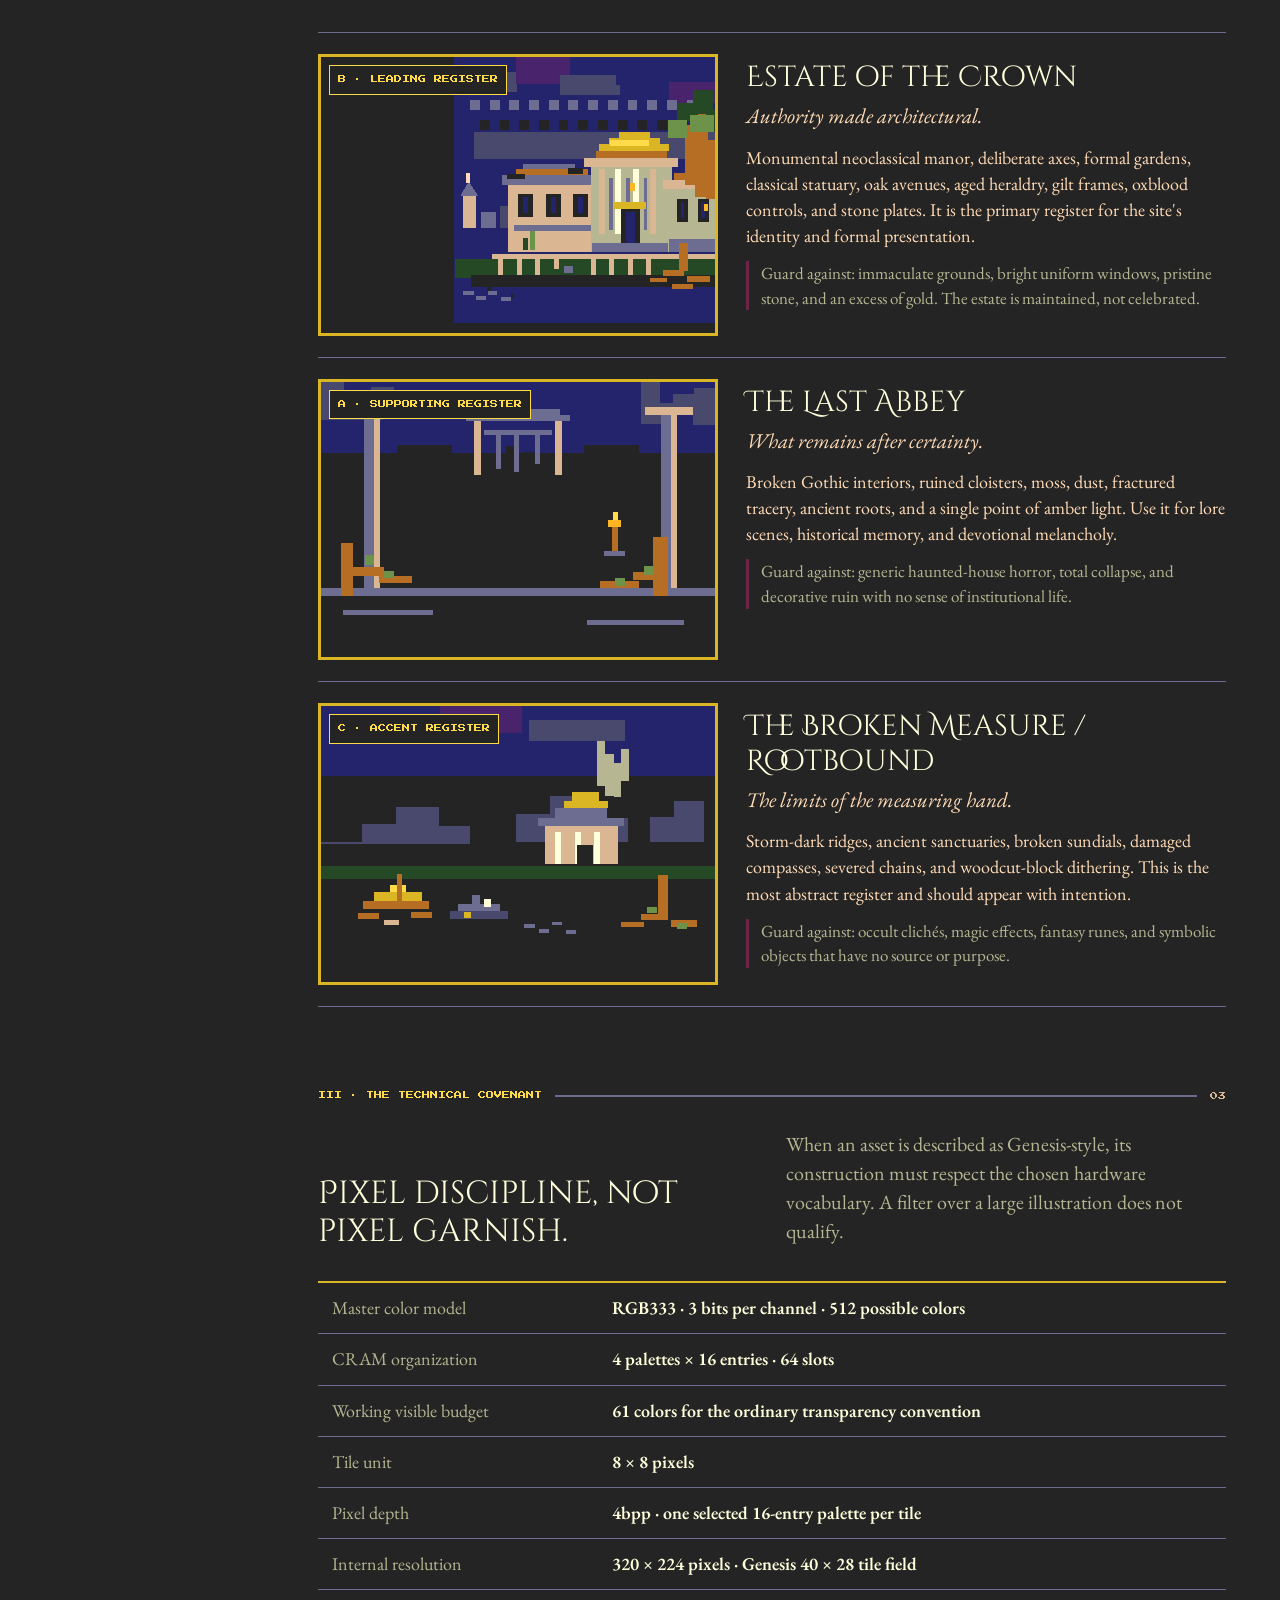
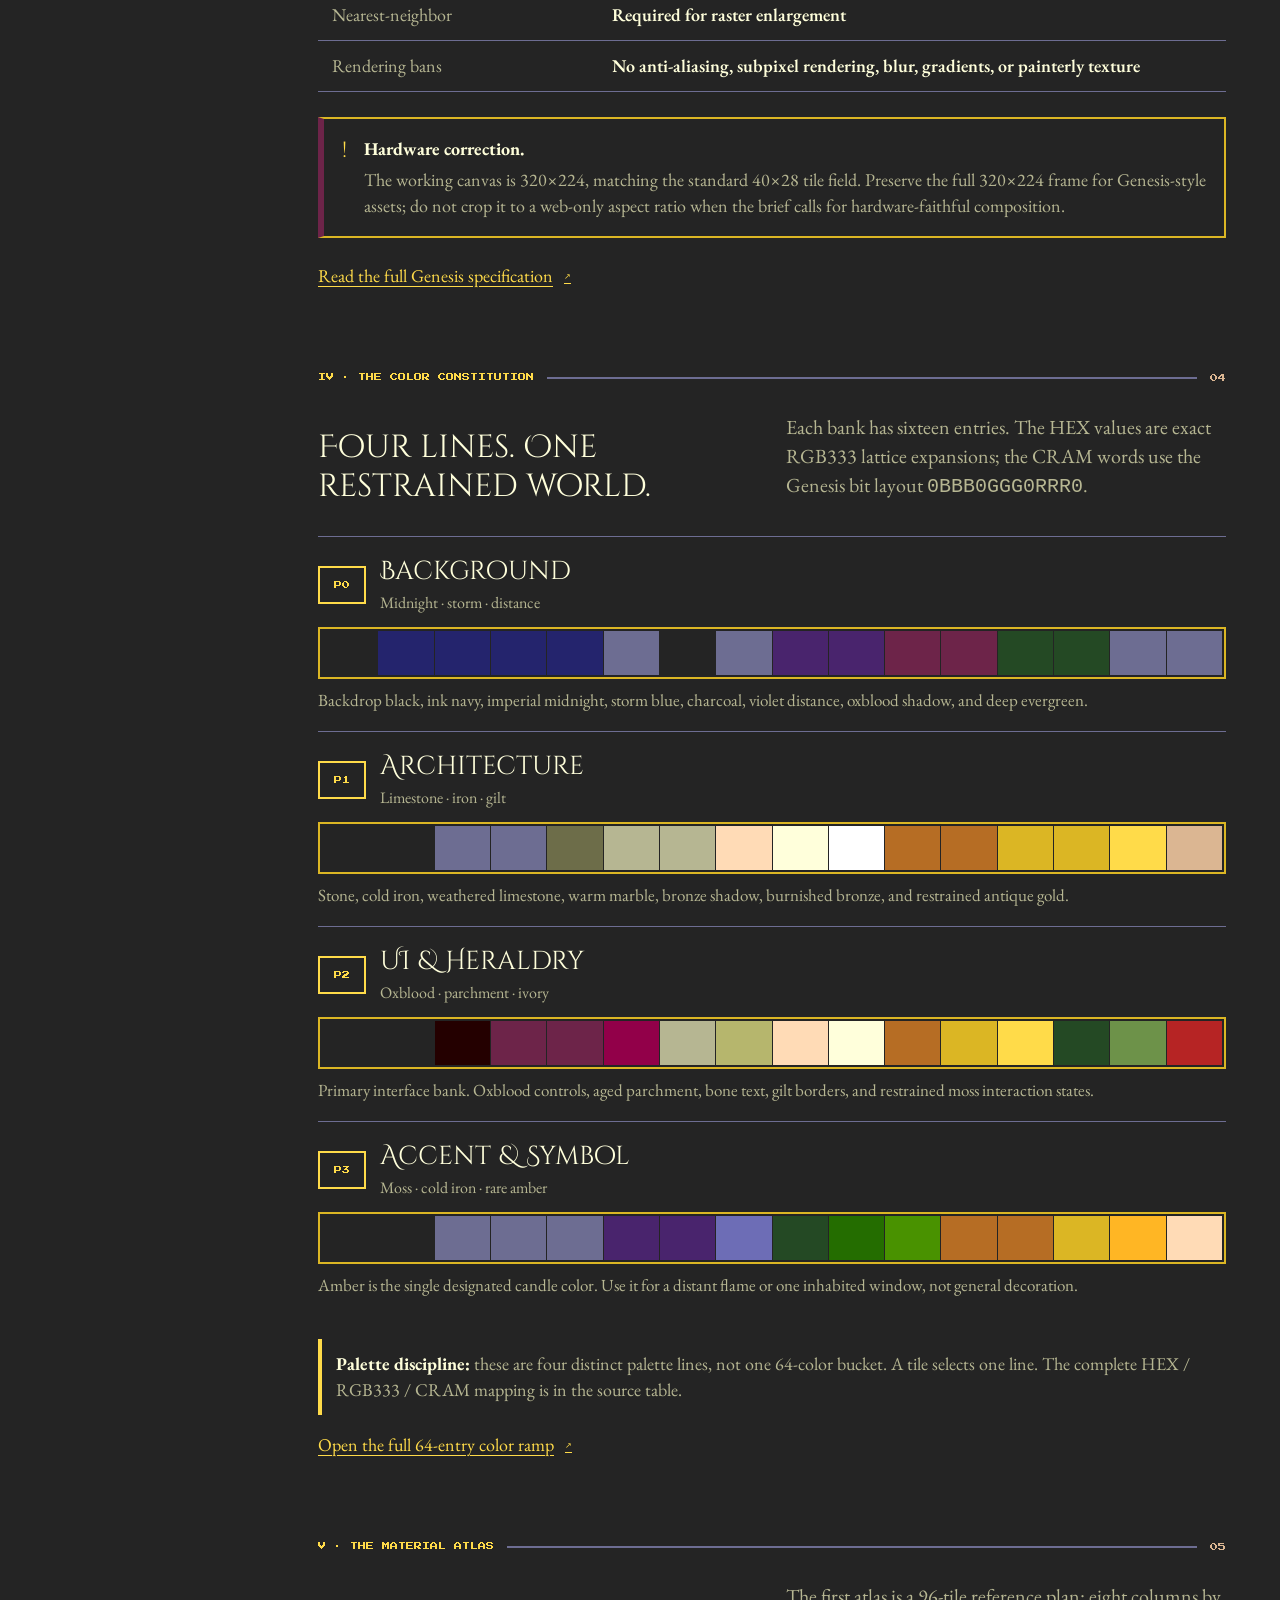
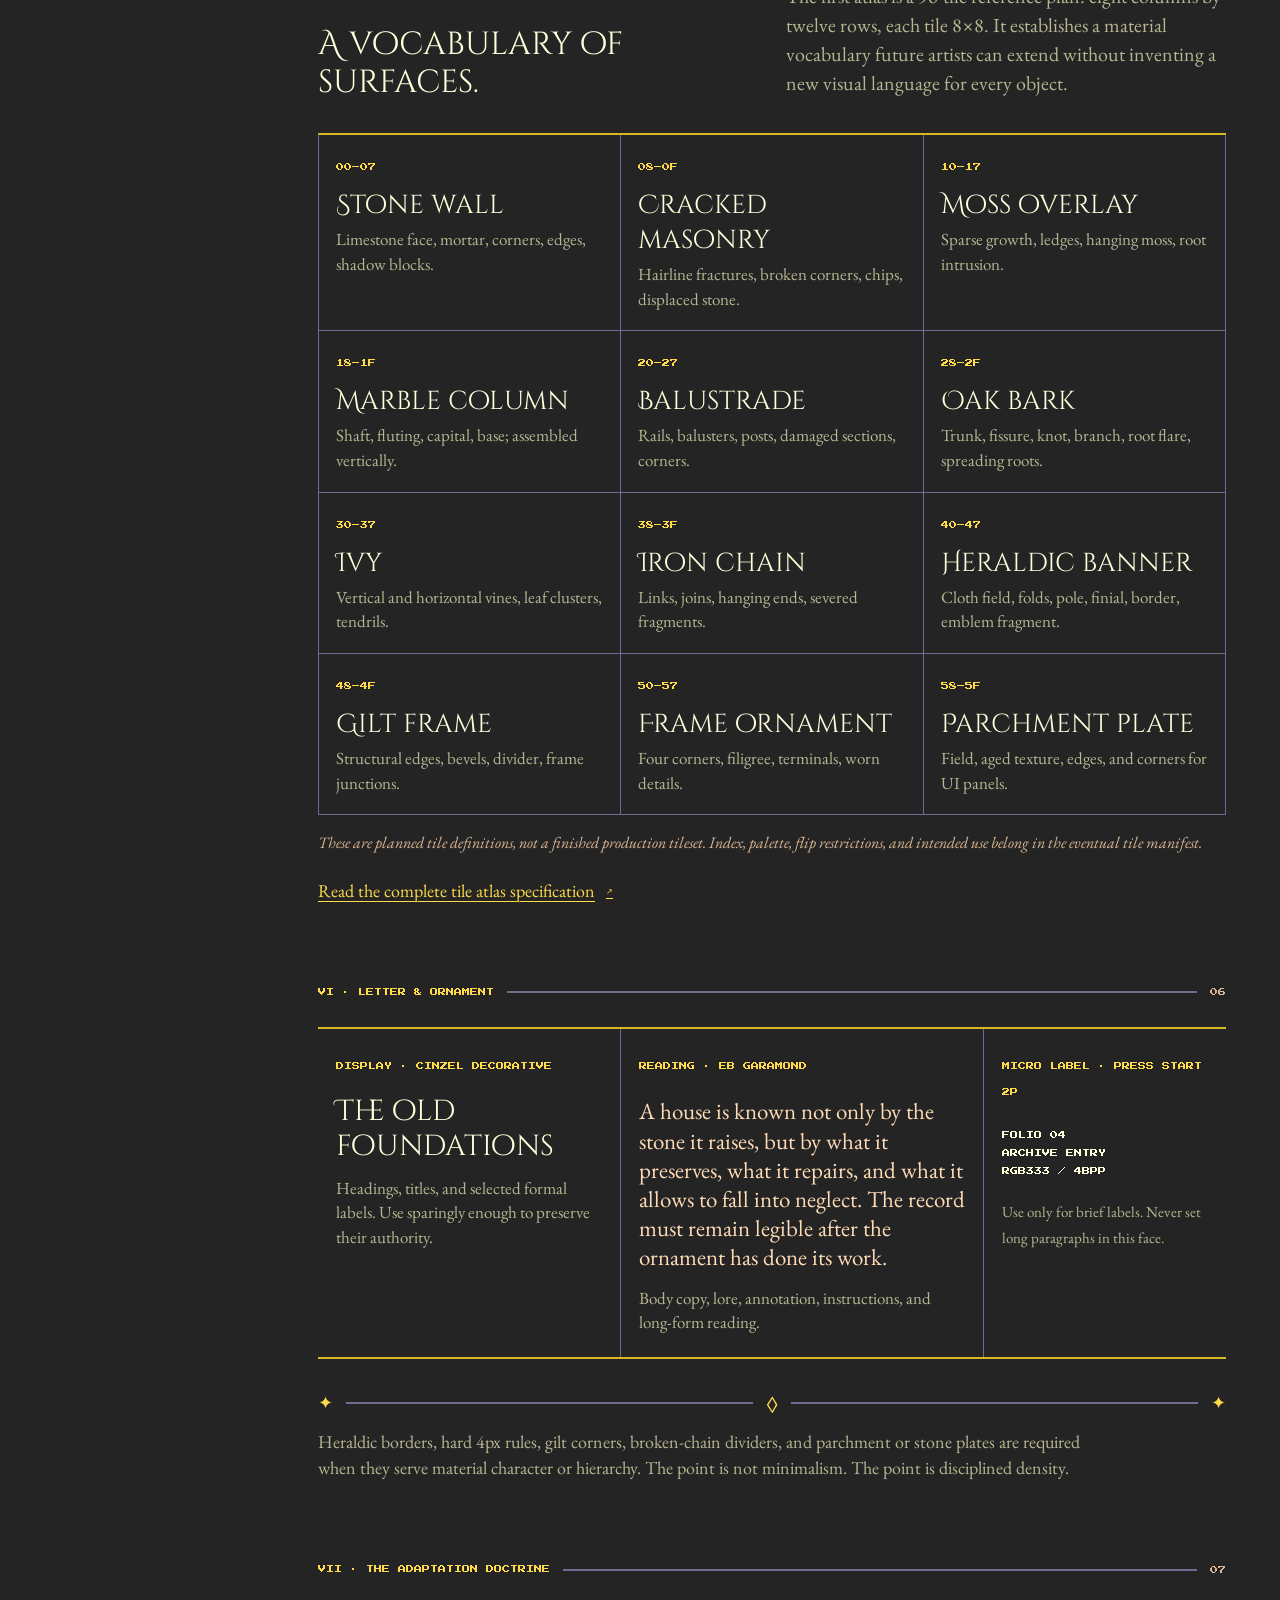
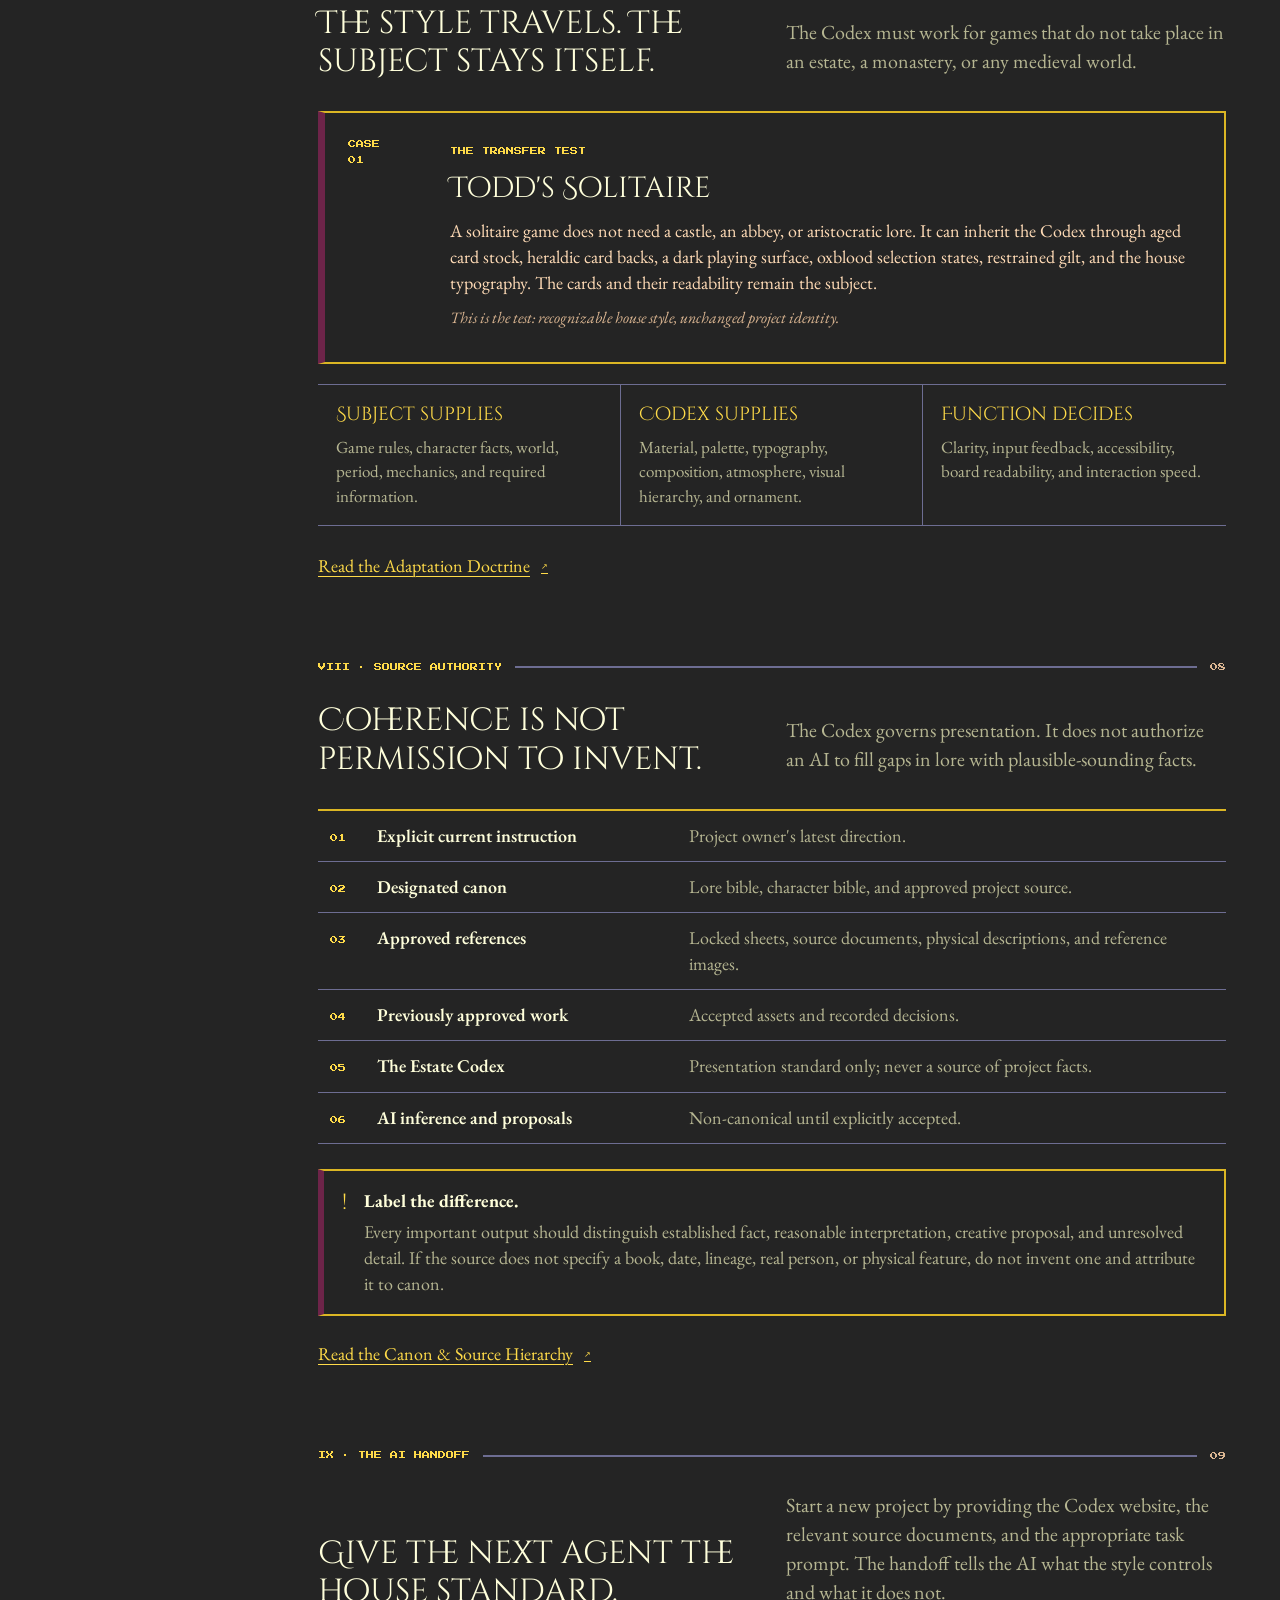
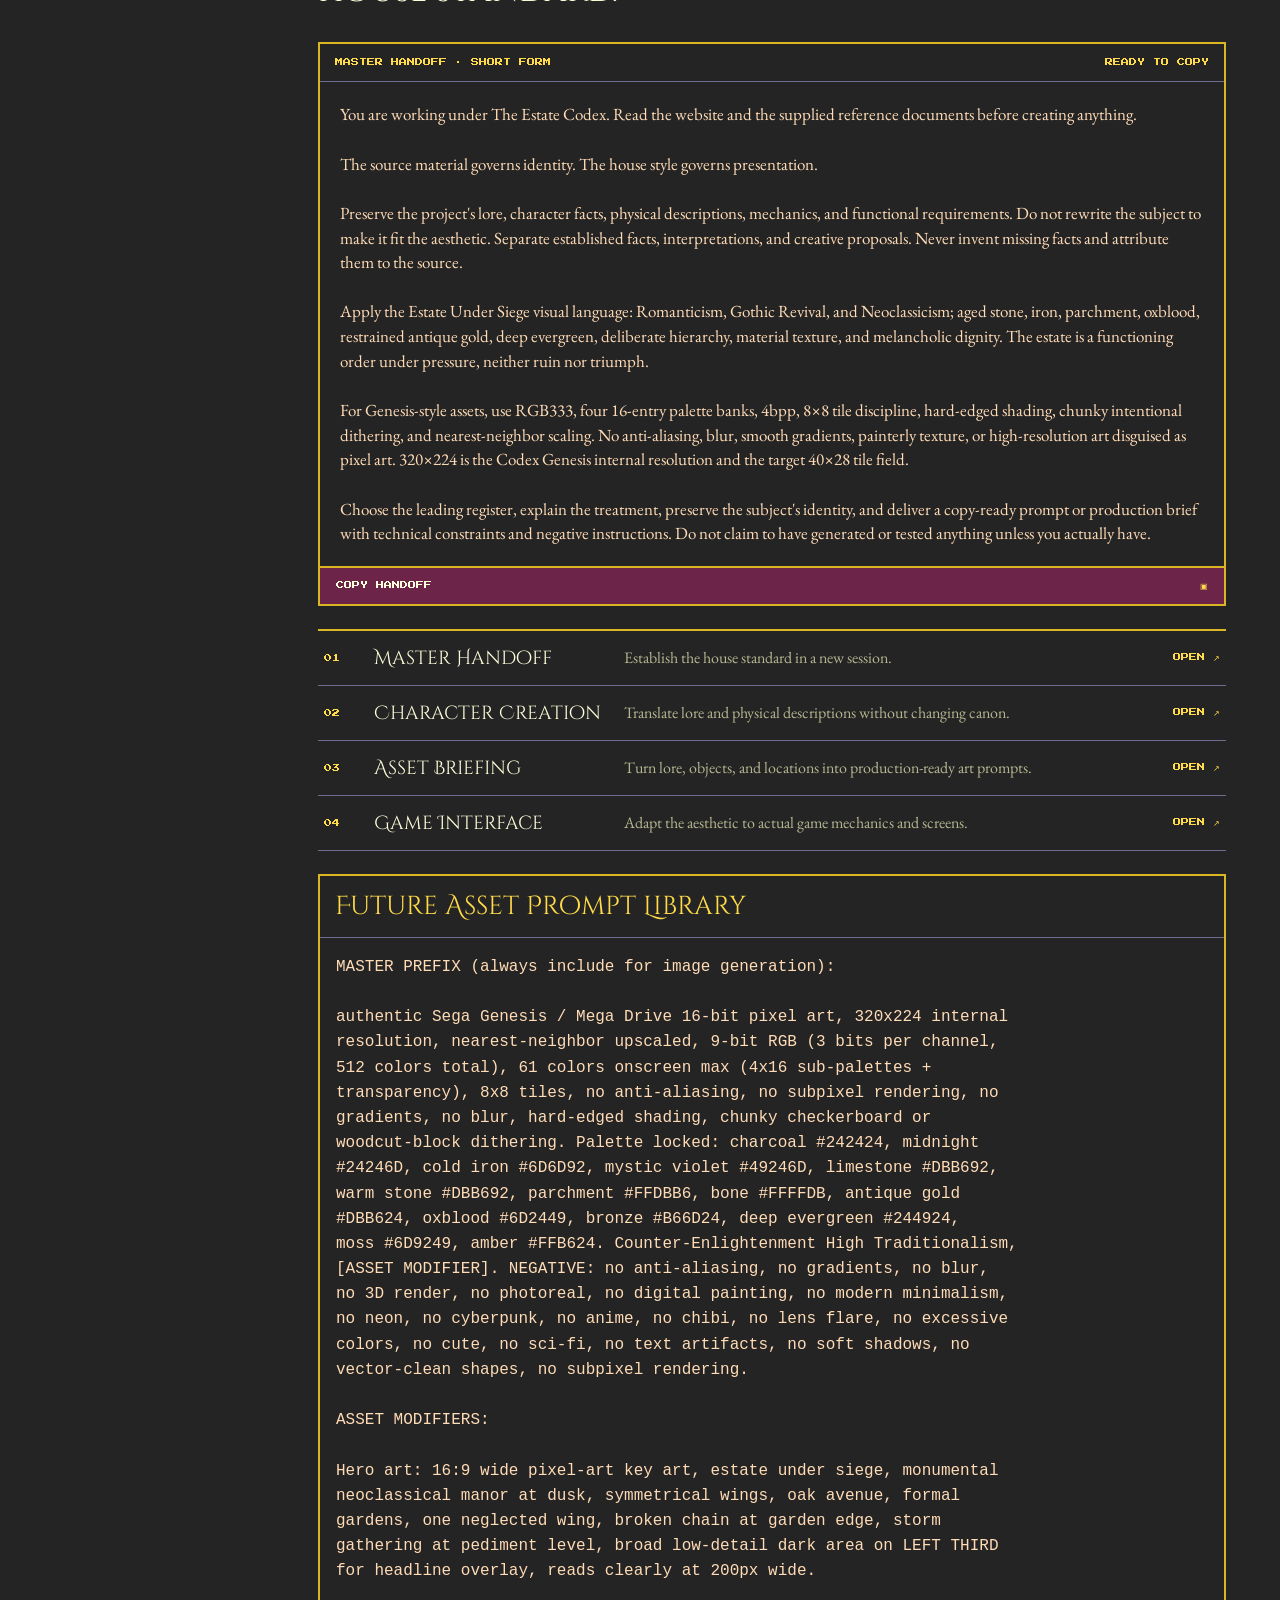
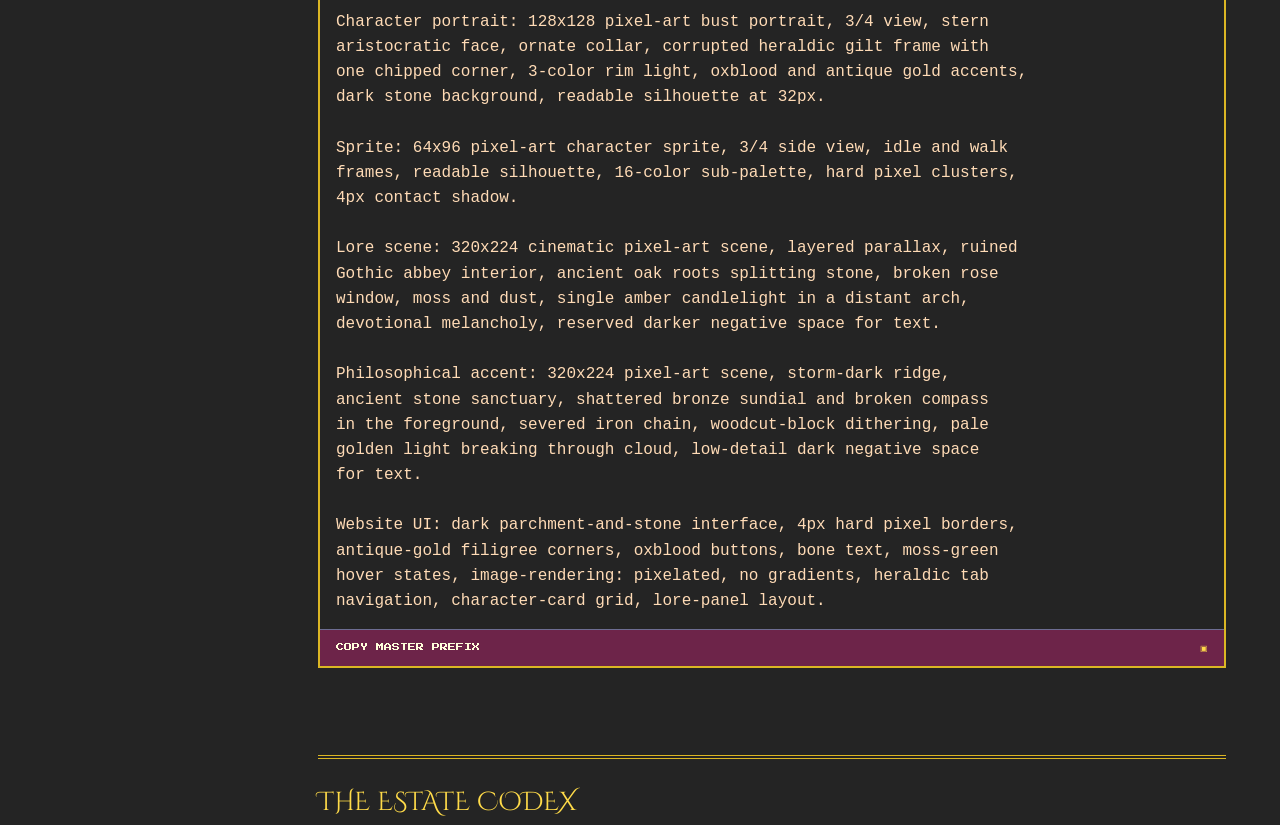
<file: House-Standard.html>
<!doctype html>
<html lang="en">
<head>
  <meta charset="utf-8">
  <meta name="viewport" content="width=device-width, initial-scale=1">
  <meta name="theme-color" content="#242424">
  <meta name="description" content="The Estate Codex: a permanent visual and narrative constitution for The Estate Under Siege aesthetic.">
  <title>The Estate Codex — House Standard</title>
  <link rel="preconnect" href="https://fonts.googleapis.com">
  <link rel="preconnect" href="https://fonts.gstatic.com" crossorigin>
  <link href="https://fonts.googleapis.com/css2?family=Cinzel+Decorative:wght@400;700&family=EB+Garamond:wght@400;500;600;700&family=Press+Start+2P&display=swap" rel="stylesheet">
  <link rel="stylesheet" href="styles.css">
</head>
<body>
  <a class="skip-link" href="#main">Skip to the codex</a>

  <aside class="rail" id="rail">
    <a class="brand" href="#top" aria-label="The Estate Codex home">
      <span class="brand-mark" aria-hidden="true">
        <span></span><span></span><span></span><span></span>
      </span>
      <span class="brand-copy">
        <strong>The Estate Codex</strong>
        <small>HOUSE STANDARD · V1</small>
      </span>
    </a>

    <div class="page-switch" aria-label="Codex pages"><a href="House-Standard.html" aria-current="page">House Standard</a><a href="Character-Bible.html">Character Bible</a></div>

    <div class="rail-rule"><span>INDEX OF ARTICLES</span></div>
    <nav class="primary-nav" aria-label="Primary navigation">
      <a href="#charter"><span class="nav-number">I</span> The Charter</a>
      <a href="#registers"><span class="nav-number">II</span> Visual Registers</a>
      <a href="#technical"><span class="nav-number">III</span> Technical Covenant</a>
      <a href="#palette"><span class="nav-number">IV</span> Color Constitution</a>
      <a href="#materials"><span class="nav-number">V</span> Material Atlas</a>
      <a href="#type"><span class="nav-number">VI</span> Letter & Ornament</a>
      <a href="#adaptation"><span class="nav-number">VII</span> Adaptation Doctrine</a>
      <a href="#canon"><span class="nav-number">VIII</span> Source Authority</a>
      <a href="#handoff"><span class="nav-number">IX</span> AI Handoff</a>
    </nav>

    <div class="rail-bottom">
      <div class="rail-rule"><span>THE HOUSE PRINCIPLE</span></div>
      <p>The source governs identity. The house style governs presentation.</p>
      <a class="rail-repo" href="https://github.com/Tilded/estate-codex" target="_blank" rel="noreferrer">REPOSITORY ↗</a>
    </div>
  </aside>

  <button class="mobile-menu" id="menu-toggle" type="button" aria-expanded="false" aria-controls="rail">INDEX</button>

  <main id="main">
    <header class="masthead" id="top">
      <div class="masthead-line">
        <span>THE ESTATE UNDER SIEGE</span>
        <span>PERMANENT CREATIVE REFERENCE</span>
        <span>EST. MMXXVI</span>
      </div>

      <section class="hero">
        <img class="hero-image" src="assets/house-standard-hero.svg" alt="320 by 224 pixel-art composition: the left third is a text-safe dark field; the right two-thirds show a weathered neoclassical manor, storm dithering at pediment height, ancient oaks, and a broken chain at the garden edge.">
        <div class="hero-copy">
              <h1>The Estate<br><em>Codex</em></h1>
          <p class="hero-deck">An old order still inhabited. Still maintained. Already contested.</p>
          <div class="hero-actions">
            <a class="seal-link" href="#charter">ENTER THE CODEX <span>↓</span></a>
            <a class="text-link" href="https://github.com/Tilded/estate-codex" target="_blank" rel="noreferrer">OPEN SOURCE FILES ↗</a>
          </div>
        </div>
        <div class="hero-caption"><span>FIG. 01</span> THE ESTATE UNDER SIEGE — 320×224 PLACEHOLDER COMPOSITION</div>
      </section>

      <div class="opening-note">
        <span class="opening-rule" aria-hidden="true"></span>
        <p>This is not a presentation deck, a game launcher, or an image-generation service. It is the house standard: a stable reference to hand to future collaborators, tools, and projects.</p>
      </div>
    </header>

    <section class="codex-section" id="charter">
      <div class="section-heading">
        <span class="chapter">I · THE CHARTER</span>
        <span class="section-rule"></span>
        <span class="folio">01</span>
      </div>
      <div class="charter-grid">
        <div>
          <h2>Not a ruin.<br>Not a victory.</h2>
          <p class="lead">A functioning aristocratic order under pressure.</p>
        </div>
        <div class="charter-copy">
          <p>The Estate Under Siege is the image of an old world that has not yet surrendered. Its manor remains imposing. Its gardens remain ordered. Its chapel and village still belong to a wider social whole. But one wing is neglected, stone is weathered, roots are lifting the oldest foundations, and the storm is gathering beyond the trees.</p>
          <p>The visual language joins <strong>Romanticism</strong>, <strong>Gothic Revival</strong>, and <strong>Neoclassicism</strong>. The Organic Society is the underlying sensibility: relationships between land, institution, inheritance, work, and obligation. It is expressed through composition and material culture, never through blunt propaganda.</p>
          <blockquote>“The estate must look worth preserving. Its vulnerability is what gives it meaning.”</blockquote>
          <a class="document-link" href="https://github.com/Tilded/estate-codex/blob/main/docs/visual-constitution.md" target="_blank" rel="noreferrer">Read the full Visual Constitution <span>↗</span></a>
        </div>
      </div>

      <div class="principle-strip">
        <div><b>01</b><span>DIGNITY<br>WITHOUT TRIUMPH</span></div>
        <div><b>02</b><span>AGE<br>WITHOUT ABANDONMENT</span></div>
        <div><b>03</b><span>ORDER<br>WITHOUT STERILITY</span></div>
        <div><b>04</b><span>DECAY<br>WITHOUT HORROR</span></div>
      </div>
    </section>

    <section class="codex-section" id="registers">
      <div class="section-heading">
        <span class="chapter">II · THE VISUAL REGISTERS</span>
        <span class="section-rule"></span>
        <span class="folio">02</span>
      </div>
      <div class="section-intro">
        <h2>One house. Three registers.</h2>
        <p>The registers are complementary. One leads each asset; the others support only when the subject calls for them.</p>
      </div>

      <article class="register register-lead">
        <div class="register-art">
          <img src="assets/house-standard-hero.svg" alt="Estate of the Crown placeholder: manor, formal grounds, storm, and ancient oak.">
          <span class="art-stamp">B · LEADING REGISTER</span>
        </div>
        <div class="register-text">
          
          <h3>Estate of the Crown</h3>
          <p class="register-subtitle">Authority made architectural.</p>
          <p>Monumental neoclassical manor, deliberate axes, formal gardens, classical statuary, oak avenues, aged heraldry, gilt frames, oxblood controls, and stone plates. It is the primary register for the site's identity and formal presentation.</p>
          <p class="warning-line">Guard against: immaculate grounds, bright uniform windows, pristine stone, and an excess of gold. The estate is maintained, not celebrated.</p>
        </div>
      </article>

      <article class="register">
        <div class="register-art">
          <img src="assets/last-abbey.svg" alt="Last Abbey placeholder: broken Gothic interior, fractured rose window, oak roots, and a distant candle.">
          <span class="art-stamp">A · SUPPORTING REGISTER</span>
        </div>
        <div class="register-text">
          
          <h3>The Last Abbey</h3>
          <p class="register-subtitle">What remains after certainty.</p>
          <p>Broken Gothic interiors, ruined cloisters, moss, dust, fractured tracery, ancient roots, and a single point of amber light. Use it for lore scenes, historical memory, and devotional melancholy.</p>
          <p class="warning-line">Guard against: generic haunted-house horror, total collapse, and decorative ruin with no sense of institutional life.</p>
        </div>
      </article>

      <article class="register">
        <div class="register-art">
          <img src="assets/broken-measure.svg" alt="Broken Measure placeholder: sanctuary on a storm-dark ridge with a shattered sundial, compass, and severed chain.">
          <span class="art-stamp">C · ACCENT REGISTER</span>
        </div>
        <div class="register-text">
          
          <h3>The Broken Measure / Rootbound</h3>
          <p class="register-subtitle">The limits of the measuring hand.</p>
          <p>Storm-dark ridges, ancient sanctuaries, broken sundials, damaged compasses, severed chains, and woodcut-block dithering. This is the most abstract register and should appear with intention.</p>
          <p class="warning-line">Guard against: occult clichés, magic effects, fantasy runes, and symbolic objects that have no source or purpose.</p>
        </div>
      </article>
    </section>

    <!-- 320x224 is the locked Genesis artwork viewport because it matches a 40x28 tile field. -->
    <section class="codex-section" id="technical">
      <div class="section-heading">
        <span class="chapter">III · THE TECHNICAL COVENANT</span>
        <span class="section-rule"></span>
        <span class="folio">03</span>
      </div>
      <div class="section-intro">
        <h2>Pixel discipline, not pixel garnish.</h2>
        <p>When an asset is described as Genesis-style, its construction must respect the chosen hardware vocabulary. A filter over a large illustration does not qualify.</p>
      </div>

      <div class="spec-table">
        <div class="spec-row"><span>Master color model</span><strong>RGB333 · 3 bits per channel · 512 possible colors</strong></div>
        <div class="spec-row"><span>CRAM organization</span><strong>4 palettes × 16 entries · 64 slots</strong></div>
        <div class="spec-row"><span>Working visible budget</span><strong>61 colors for the ordinary transparency convention</strong></div>
        <div class="spec-row"><span>Tile unit</span><strong>8 × 8 pixels</strong></div>
        <div class="spec-row"><span>Pixel depth</span><strong>4bpp · one selected 16-entry palette per tile</strong></div>
        <div class="spec-row"><span>Internal resolution</span><strong>320 × 224 pixels · Genesis 40 × 28 tile field</strong></div>
        <div class="spec-row"><span>Nearest-neighbor</span><strong>Required for raster enlargement</strong></div>
        <div class="spec-row"><span>Rendering bans</span><strong>No anti-aliasing, subpixel rendering, blur, gradients, or painterly texture</strong></div>
      </div>

      <div class="technical-note">
        <span class="note-mark">!</span>
        <div><strong>Hardware correction.</strong><p>The working canvas is 320×224, matching the standard 40×28 tile field. Preserve the full 320×224 frame for Genesis-style assets; do not crop it to a web-only aspect ratio when the brief calls for hardware-faithful composition.</p></div>
      </div>
      <a class="document-link" href="https://github.com/Tilded/estate-codex/blob/main/docs/genesis-specification.md" target="_blank" rel="noreferrer">Read the full Genesis specification <span>↗</span></a>
    </section>

    <section class="codex-section" id="palette">
      <div class="section-heading">
        <span class="chapter">IV · THE COLOR CONSTITUTION</span>
        <span class="section-rule"></span>
        <span class="folio">04</span>
      </div>
      <div class="section-intro">
        <h2>Four lines. One restrained world.</h2>
        <p>Each bank has sixteen entries. The HEX values are exact RGB333 lattice expansions; the CRAM words use the Genesis bit layout <code>0BBB0GGG0RRR0</code>.</p>
      </div>

      <div class="palette-register">
        <div class="palette-heading"><span>P0</span><div><h3>Background</h3><small>Midnight · storm · distance</small></div></div>
        <div class="swatches" aria-label="P0 background palette"><i style="--sw:#242424"></i><i style="--sw:#24246D"></i><i style="--sw:#24246D"></i><i style="--sw:#24246D"></i><i style="--sw:#24246D"></i><i style="--sw:#6D6D92"></i><i style="--sw:#242424"></i><i style="--sw:#6D6D92"></i><i style="--sw:#49246D"></i><i style="--sw:#49246D"></i><i style="--sw:#6D2449"></i><i style="--sw:#6D2449"></i><i style="--sw:#244924"></i><i style="--sw:#244924"></i><i style="--sw:#6D6D92"></i><i style="--sw:#6D6D92"></i></div>
        <p>Backdrop black, ink navy, imperial midnight, storm blue, charcoal, violet distance, oxblood shadow, and deep evergreen.</p>
      </div>
      <div class="palette-register">
        <div class="palette-heading"><span>P1</span><div><h3>Architecture</h3><small>Limestone · iron · gilt</small></div></div>
        <div class="swatches" aria-label="P1 architecture palette"><i style="--sw:#242424"></i><i style="--sw:#242424"></i><i style="--sw:#6D6D92"></i><i style="--sw:#6D6D92"></i><i style="--sw:#6D6D49"></i><i style="--sw:#B6B692"></i><i style="--sw:#B6B692"></i><i style="--sw:#FFDBB6"></i><i style="--sw:#FFFFDB"></i><i style="--sw:#FFFFFF"></i><i style="--sw:#B66D24"></i><i style="--sw:#B66D24"></i><i style="--sw:#DBB624"></i><i style="--sw:#DBB624"></i><i style="--sw:#FFDB49"></i><i style="--sw:#DBB692"></i></div>
        <p>Stone, cold iron, weathered limestone, warm marble, bronze shadow, burnished bronze, and restrained antique gold.</p>
      </div>
      <div class="palette-register">
        <div class="palette-heading"><span>P2</span><div><h3>UI & Heraldry</h3><small>Oxblood · parchment · ivory</small></div></div>
        <div class="swatches" aria-label="P2 UI and heraldry palette"><i style="--sw:#242424"></i><i style="--sw:#242424"></i><i style="--sw:#240000"></i><i style="--sw:#6D2449"></i><i style="--sw:#6D2449"></i><i style="--sw:#920049"></i><i style="--sw:#B6B692"></i><i style="--sw:#B6B66D"></i><i style="--sw:#FFDBB6"></i><i style="--sw:#FFFFDB"></i><i style="--sw:#B66D24"></i><i style="--sw:#DBB624"></i><i style="--sw:#FFDB49"></i><i style="--sw:#244924"></i><i style="--sw:#6D9249"></i><i style="--sw:#B62424"></i></div>
        <p>Primary interface bank. Oxblood controls, aged parchment, bone text, gilt borders, and restrained moss interaction states.</p>
      </div>
      <div class="palette-register">
        <div class="palette-heading"><span>P3</span><div><h3>Accent & Symbol</h3><small>Moss · cold iron · rare amber</small></div></div>
        <div class="swatches" aria-label="P3 accent and symbolism palette"><i style="--sw:#242424"></i><i style="--sw:#242424"></i><i style="--sw:#6D6D92"></i><i style="--sw:#6D6D92"></i><i style="--sw:#6D6D92"></i><i style="--sw:#49246D"></i><i style="--sw:#49246D"></i><i style="--sw:#6D6DB6"></i><i style="--sw:#244924"></i><i style="--sw:#246D00"></i><i style="--sw:#499200"></i><i style="--sw:#B66D24"></i><i style="--sw:#B66D24"></i><i style="--sw:#DBB624"></i><i style="--sw:#FFB624"></i><i style="--sw:#FFDBB6"></i></div>
        <p>Amber is the single designated candle color. Use it for a distant flame or one inhabited window, not general decoration.</p>
      </div>

      <div class="palette-note"><strong>Palette discipline:</strong> these are four distinct palette lines, not one 64-color bucket. A tile selects one line. The complete HEX / RGB333 / CRAM mapping is in the source table.</div>
      <a class="document-link" href="https://github.com/Tilded/estate-codex/blob/main/docs/color-ramp.md" target="_blank" rel="noreferrer">Open the full 64-entry color ramp <span>↗</span></a>
    </section>

    <section class="codex-section" id="materials">
      <div class="section-heading">
        <span class="chapter">V · THE MATERIAL ATLAS</span>
        <span class="section-rule"></span>
        <span class="folio">05</span>
      </div>
      <div class="section-intro">
        <h2>A vocabulary of surfaces.</h2>
        <p>The first atlas is a 96-tile reference plan: eight columns by twelve rows, each tile 8×8. It establishes a material vocabulary future artists can extend without inventing a new visual language for every object.</p>
      </div>
      <div class="atlas-grid">
        <div class="atlas-item"><b>00–07</b><h3>Stone wall</h3><p>Limestone face, mortar, corners, edges, shadow blocks.</p></div>
        <div class="atlas-item"><b>08–0F</b><h3>Cracked masonry</h3><p>Hairline fractures, broken corners, chips, displaced stone.</p></div>
        <div class="atlas-item"><b>10–17</b><h3>Moss overlay</h3><p>Sparse growth, ledges, hanging moss, root intrusion.</p></div>
        <div class="atlas-item"><b>18–1F</b><h3>Marble column</h3><p>Shaft, fluting, capital, base; assembled vertically.</p></div>
        <div class="atlas-item"><b>20–27</b><h3>Balustrade</h3><p>Rails, balusters, posts, damaged sections, corners.</p></div>
        <div class="atlas-item"><b>28–2F</b><h3>Oak bark</h3><p>Trunk, fissure, knot, branch, root flare, spreading roots.</p></div>
        <div class="atlas-item"><b>30–37</b><h3>Ivy</h3><p>Vertical and horizontal vines, leaf clusters, tendrils.</p></div>
        <div class="atlas-item"><b>38–3F</b><h3>Iron chain</h3><p>Links, joins, hanging ends, severed fragments.</p></div>
        <div class="atlas-item"><b>40–47</b><h3>Heraldic banner</h3><p>Cloth field, folds, pole, finial, border, emblem fragment.</p></div>
        <div class="atlas-item"><b>48–4F</b><h3>Gilt frame</h3><p>Structural edges, bevels, divider, frame junctions.</p></div>
        <div class="atlas-item"><b>50–57</b><h3>Frame ornament</h3><p>Four corners, filigree, terminals, worn details.</p></div>
        <div class="atlas-item"><b>58–5F</b><h3>Parchment plate</h3><p>Field, aged texture, edges, and corners for UI panels.</p></div>
      </div>
      <p class="fine-print">These are planned tile definitions, not a finished production tileset. Index, palette, flip restrictions, and intended use belong in the eventual tile manifest.</p>
      <a class="document-link" href="https://github.com/Tilded/estate-codex/blob/main/docs/tile-atlas.md" target="_blank" rel="noreferrer">Read the complete tile atlas specification <span>↗</span></a>
    </section>

    <section class="codex-section" id="type">
      <div class="section-heading">
        <span class="chapter">VI · LETTER & ORNAMENT</span>
        <span class="section-rule"></span>
        <span class="folio">06</span>
      </div>
      <div class="type-specimen">
        <div class="type-display">
          <span class="type-role">DISPLAY · CINZEL DECORATIVE</span>
          <h2>The old<br>foundations</h2>
          <p>Headings, titles, and selected formal labels. Use sparingly enough to preserve their authority.</p>
        </div>
        <div class="type-reading">
          <span class="type-role">READING · EB GARAMOND</span>
          <p class="garamond-demo">A house is known not only by the stone it raises, but by what it preserves, what it repairs, and what it allows to fall into neglect. The record must remain legible after the ornament has done its work.</p>
          <p>Body copy, lore, annotation, instructions, and long-form reading.</p>
        </div>
        <div class="type-pixel">
          <span class="type-role">MICRO LABEL · PRESS START 2P</span>
          <p>FOLIO 04<br>ARCHIVE ENTRY<br>RGB333 / 4BPP</p>
          <small>Use only for brief labels. Never set long paragraphs in this face.</small>
        </div>
      </div>
      <div class="ornament-rule"><span>✦</span><i></i><span>◇</span><i></i><span>✦</span></div>
      <p class="ornament-note">Heraldic borders, hard 4px rules, gilt corners, broken-chain dividers, and parchment or stone plates are required when they serve material character or hierarchy. The point is not minimalism. The point is disciplined density.</p>
    </section>

    <section class="codex-section" id="adaptation">
      <div class="section-heading">
        <span class="chapter">VII · THE ADAPTATION DOCTRINE</span>
        <span class="section-rule"></span>
        <span class="folio">07</span>
      </div>
      <div class="section-intro">
        <h2>The style travels. The subject stays itself.</h2>
        <p>The Codex must work for games that do not take place in an estate, a monastery, or any medieval world.</p>
      </div>
      <div class="adaptation-example">
        <div class="example-mark">CASE<br>01</div>
        <div>
          <span class="register-kicker">THE TRANSFER TEST</span>
          <h3>Todd's Solitaire</h3>
          <p>A solitaire game does not need a castle, an abbey, or aristocratic lore. It can inherit the Codex through aged card stock, heraldic card backs, a dark playing surface, oxblood selection states, restrained gilt, and the house typography. The cards and their readability remain the subject.</p>
          <p class="fine-print">This is the test: recognizable house style, unchanged project identity.</p>
        </div>
      </div>
      <div class="adaptation-columns">
        <div><b>Subject supplies</b><p>Game rules, character facts, world, period, mechanics, and required information.</p></div>
        <div><b>Codex supplies</b><p>Material, palette, typography, composition, atmosphere, visual hierarchy, and ornament.</p></div>
        <div><b>Function decides</b><p>Clarity, input feedback, accessibility, board readability, and interaction speed.</p></div>
      </div>
      <a class="document-link" href="https://github.com/Tilded/estate-codex/blob/main/docs/adaptation-doctrine.md" target="_blank" rel="noreferrer">Read the Adaptation Doctrine <span>↗</span></a>
    </section>

    <section class="codex-section" id="canon">
      <div class="section-heading">
        <span class="chapter">VIII · SOURCE AUTHORITY</span>
        <span class="section-rule"></span>
        <span class="folio">08</span>
      </div>
      <div class="section-intro">
        <h2>Coherence is not permission to invent.</h2>
        <p>The Codex governs presentation. It does not authorize an AI to fill gaps in lore with plausible-sounding facts.</p>
      </div>
      <ol class="authority-list">
        <li><b>Explicit current instruction</b><span>Project owner's latest direction.</span></li>
        <li><b>Designated canon</b><span>Lore bible, character bible, and approved project source.</span></li>
        <li><b>Approved references</b><span>Locked sheets, source documents, physical descriptions, and reference images.</span></li>
        <li><b>Previously approved work</b><span>Accepted assets and recorded decisions.</span></li>
        <li><b>The Estate Codex</b><span>Presentation standard only; never a source of project facts.</span></li>
        <li><b>AI inference and proposals</b><span>Non-canonical until explicitly accepted.</span></li>
      </ol>
      <div class="technical-note">
        <span class="note-mark">!</span>
        <div><strong>Label the difference.</strong><p>Every important output should distinguish established fact, reasonable interpretation, creative proposal, and unresolved detail. If the source does not specify a book, date, lineage, real person, or physical feature, do not invent one and attribute it to canon.</p></div>
      </div>
      <a class="document-link" href="https://github.com/Tilded/estate-codex/blob/main/docs/canon-and-source-hierarchy.md" target="_blank" rel="noreferrer">Read the Canon & Source Hierarchy <span>↗</span></a>
    </section>

    <section class="codex-section" id="handoff">
      <div class="section-heading">
        <span class="chapter">IX · THE AI HANDOFF</span>
        <span class="section-rule"></span>
        <span class="folio">09</span>
      </div>
      <div class="section-intro">
        <h2>Give the next agent the house standard.</h2>
        <p>Start a new project by providing the Codex website, the relevant source documents, and the appropriate task prompt. The handoff tells the AI what the style controls and what it does not.</p>
      </div>
      <div class="handoff-box">
        <div class="handoff-top"><span>MASTER HANDOFF · SHORT FORM</span><span>READY TO COPY</span></div>
        <pre id="handoff-text">You are working under The Estate Codex. Read the website and the supplied reference documents before creating anything.

The source material governs identity. The house style governs presentation.

Preserve the project's lore, character facts, physical descriptions, mechanics, and functional requirements. Do not rewrite the subject to make it fit the aesthetic. Separate established facts, interpretations, and creative proposals. Never invent missing facts and attribute them to the source.

Apply the Estate Under Siege visual language: Romanticism, Gothic Revival, and Neoclassicism; aged stone, iron, parchment, oxblood, restrained antique gold, deep evergreen, deliberate hierarchy, material texture, and melancholic dignity. The estate is a functioning order under pressure, neither ruin nor triumph.

For Genesis-style assets, use RGB333, four 16-entry palette banks, 4bpp, 8×8 tile discipline, hard-edged shading, chunky intentional dithering, and nearest-neighbor scaling. No anti-aliasing, blur, smooth gradients, painterly texture, or high-resolution art disguised as pixel art. 320×224 is the Codex Genesis internal resolution and the target 40×28 tile field.

Choose the leading register, explain the treatment, preserve the subject's identity, and deliver a copy-ready prompt or production brief with technical constraints and negative instructions. Do not claim to have generated or tested anything unless you actually have.</pre>
        <button class="copy-button" type="button" data-copy-target="handoff-text">COPY HANDOFF <span>▣</span></button>
      </div>

      <div class="prompt-library">
        <a href="https://github.com/Tilded/estate-codex/blob/main/prompts/master-handoff.md" target="_blank" rel="noreferrer"><span>01</span><b>Master Handoff</b><small>Establish the house standard in a new session.</small><em>OPEN ↗</em></a>
        <a href="https://github.com/Tilded/estate-codex/blob/main/prompts/character-creation.md" target="_blank" rel="noreferrer"><span>02</span><b>Character Creation</b><small>Translate lore and physical descriptions without changing canon.</small><em>OPEN ↗</em></a>
        <a href="https://github.com/Tilded/estate-codex/blob/main/prompts/asset-briefing.md" target="_blank" rel="noreferrer"><span>03</span><b>Asset Briefing</b><small>Turn lore, objects, and locations into production-ready art prompts.</small><em>OPEN ↗</em></a>
        <a href="https://github.com/Tilded/estate-codex/blob/main/prompts/game-interface.md" target="_blank" rel="noreferrer"><span>04</span><b>Game Interface</b><small>Adapt the aesthetic to actual game mechanics and screens.</small><em>OPEN ↗</em></a>
      </div>

      <!-- The asset prefix below is intentionally preserved verbatim from the project brief. -->
      <div class="prompt-prefix">
        <h3>Future Asset Prompt Library</h3>
        <pre id="asset-prefix-text"><code>MASTER PREFIX (always include for image generation):

authentic Sega Genesis / Mega Drive 16-bit pixel art, 320x224 internal
resolution, nearest-neighbor upscaled, 9-bit RGB (3 bits per channel,
512 colors total), 61 colors onscreen max (4x16 sub-palettes +
transparency), 8x8 tiles, no anti-aliasing, no subpixel rendering, no
gradients, no blur, hard-edged shading, chunky checkerboard or
woodcut-block dithering. Palette locked: charcoal #242424, midnight
#24246D, cold iron #6D6D92, mystic violet #49246D, limestone #DBB692,
warm stone #DBB692, parchment #FFDBB6, bone #FFFFDB, antique gold
#DBB624, oxblood #6D2449, bronze #B66D24, deep evergreen #244924,
moss #6D9249, amber #FFB624. Counter-Enlightenment High Traditionalism,
[ASSET MODIFIER]. NEGATIVE: no anti-aliasing, no gradients, no blur,
no 3D render, no photoreal, no digital painting, no modern minimalism,
no neon, no cyberpunk, no anime, no chibi, no lens flare, no excessive
colors, no cute, no sci-fi, no text artifacts, no soft shadows, no
vector-clean shapes, no subpixel rendering.

ASSET MODIFIERS:

Hero art: 16:9 wide pixel-art key art, estate under siege, monumental
neoclassical manor at dusk, symmetrical wings, oak avenue, formal
gardens, one neglected wing, broken chain at garden edge, storm
gathering at pediment level, broad low-detail dark area on LEFT THIRD
for headline overlay, reads clearly at 200px wide.

Character portrait: 128x128 pixel-art bust portrait, 3/4 view, stern
aristocratic face, ornate collar, corrupted heraldic gilt frame with
one chipped corner, 3-color rim light, oxblood and antique gold accents,
dark stone background, readable silhouette at 32px.

Sprite: 64x96 pixel-art character sprite, 3/4 side view, idle and walk
frames, readable silhouette, 16-color sub-palette, hard pixel clusters,
4px contact shadow.

Lore scene: 320x224 cinematic pixel-art scene, layered parallax, ruined
Gothic abbey interior, ancient oak roots splitting stone, broken rose
window, moss and dust, single amber candlelight in a distant arch,
devotional melancholy, reserved darker negative space for text.

Philosophical accent: 320x224 pixel-art scene, storm-dark ridge,
ancient stone sanctuary, shattered bronze sundial and broken compass
in the foreground, severed iron chain, woodcut-block dithering, pale
golden light breaking through cloud, low-detail dark negative space
for text.

Website UI: dark parchment-and-stone interface, 4px hard pixel borders,
antique-gold filigree corners, oxblood buttons, bone text, moss-green
hover states, image-rendering: pixelated, no gradients, heraldic tab
navigation, character-card grid, lore-panel layout.</code></pre>
        <button class="copy-button" type="button" data-copy-target="asset-prefix-text">COPY MASTER PREFIX <span>▣</span></button>
      </div>
    </section>

    <footer class="colophon">
      <div class="colophon-title">THE ESTATE CODEX</div>
      <p>Permanent visual & narrative constitution for The Estate Under Siege aesthetic.</p>
      <div class="colophon-bottom"><span>HOUSE STANDARD · VERSION 1.0</span><a href="https://github.com/Tilded/estate-codex" target="_blank" rel="noreferrer">TILDED / ESTATE-CODEX ↗</a></div>
    </footer>
  </main>

  <script src="script.js"></script>
<!-- The named House-Standard page is canonical; index.html redirects here for the existing Pages root URL. -->
</body>
</html>
</file>
<file: styles.css>
:root {
  --black: #242424; --ink: #242424;
  --night: #24246D; --navy: #24246D; --storm: #49496D;
  --limestone: #B6B692; --stone: #DBB692;
  --parchment: #FFDBB6; --bone: #FFFFDB;
  --gold: #DBB624; --gilt: #FFDB49; --bronze: #B66D24;
  --oxblood: #6D2449; --tyrian: #6D2449;
  --evergreen: #244924; --moss: #6D9249;
  --iron: #6D6D92; --amber: #FFB624; --violet: #49246D;
  --line: #6D6D92;
  --body-font: "EB Garamond", Georgia, serif;
  --display-font: "Cinzel Decorative", Georgia, serif;
  --pixel-font: "Press Start 2P", monospace;
  color-scheme: dark;
}

* { box-sizing: border-box; border-radius: 0 !important; }
img, svg { image-rendering: pixelated; }
html { scroll-behavior: smooth; scroll-padding-top: 24px; }
body {
  margin: 0;
  background: var(--black);
  color: var(--parchment);
  font-family: var(--body-font);
  font-size: 18px;
  line-height: 1.45;
}
a { color: var(--gilt); text-decoration-thickness: 1px; text-underline-offset: 4px; }
a:hover { color: var(--bone); }
button { font: inherit; }
::selection { background: var(--oxblood); color: var(--bone); }
.skip-link {
  position: fixed;
  left: -9999px;
  top: 8px;
  z-index: 1000;
  padding: 10px 14px;
  background: var(--parchment);
  color: var(--black);
}
.skip-link:focus { left: 8px; }
:focus-visible { outline: 2px solid var(--gilt); outline-offset: 4px; }

.rail {
  position: fixed;
  inset: 0 auto 0 0;
  z-index: 30;
  width: 264px;
  padding: 25px 20px 18px;
  display: flex;
  flex-direction: column;
  background: #242424;
  border-right: 4px solid var(--gold);
}
.brand { display: flex; align-items: center; gap: 12px; color: var(--bone); text-decoration: none; }
.brand-mark {
  width: 38px;
  height: 38px;
  flex: 0 0 38px;
  display: grid;
  grid-template-columns: repeat(2, 1fr);
  grid-template-rows: repeat(2, 1fr);
  border: 2px solid var(--gilt);
  padding: 4px;
  gap: 3px;
}
.brand-mark span:nth-child(1), .brand-mark span:nth-child(4) { background: var(--gilt); }
.brand-mark span:nth-child(2) { background: var(--oxblood); }
.brand-mark span:nth-child(3) { background: var(--stone); }
.brand-copy strong { display: block; font-family: var(--display-font); font-size: 14px; line-height: 1.35; }
.brand-copy small { display: block; margin-top: 5px; color: var(--gilt); font: 8px/1.7 var(--pixel-font); }
.page-switch {
  display: grid;
  grid-template-columns: 1fr 1fr;
  margin-top: 24px;
  border: 2px solid var(--gold);
}
.page-switch a {
  display: block;
  padding: 10px 7px;
  color: var(--parchment);
  text-align: center;
  text-decoration: none;
  font-size: 15px;
  border-right: 1px solid var(--line);
}
.page-switch a:last-child { border-right: 0; }
.page-switch a[aria-current="page"], .page-switch a:hover {
  color: var(--bone);
  background: var(--oxblood);
  box-shadow: inset 0 -3px 0 var(--gilt);
}
.rail-rule { display: flex; align-items: center; gap: 9px; margin: 30px 0 12px; color: var(--gilt); }
.rail-rule::after { content: ""; height: 2px; background: var(--line); flex: 1; }
.rail-rule span { font: 8px/1.7 var(--pixel-font); white-space: nowrap; }
.primary-nav { display: flex; flex-direction: column; gap: 2px; }
.primary-nav a {
  display: flex;
  align-items: baseline;
  gap: 11px;
  padding: 7px 8px;
  color: var(--limestone);
  text-decoration: none;
  border-left: 3px solid transparent;
  font-size: 16px;
}
.primary-nav a:hover, .primary-nav a.active {
  color: var(--bone);
  background: var(--ink);
  border-left-color: var(--gilt);
}
.nav-number { width: 28px; color: var(--gilt); font: 8px var(--pixel-font); }
.rail-bottom { margin-top: auto; }
.rail-bottom .rail-rule { margin-top: 20px; }
.rail-bottom p { margin: 10px 0 18px; color: var(--limestone); font-size: 16px; font-style: italic; }
.rail-repo { color: var(--gilt); font: 8px/1.7 var(--pixel-font); text-decoration: none; }

.mobile-menu {
  display: none;
  position: fixed;
  z-index: 50;
  right: 12px;
  top: 12px;
  padding: 12px 14px;
  background: var(--oxblood);
  border: 2px solid var(--gilt);
  color: var(--bone);
  font: 8px var(--pixel-font);
  cursor: pointer;
}

main { margin-left: 264px; max-width: 1540px; padding: 0 54px; }
.masthead { padding-top: 18px; }
.masthead-line {
  display: flex;
  justify-content: space-between;
  gap: 12px;
  flex-wrap: wrap;
  padding: 0 0 12px;
  border-bottom: 1px solid var(--line);
  color: var(--gilt);
  font: 8px/1.7 var(--pixel-font);
}
.hero {
  position: relative;
  margin-top: 18px;
  width: min(100%, 960px);
  aspect-ratio: 320 / 224;
  min-height: 0;
  overflow: hidden;
  border: 4px solid var(--gold);
  background: var(--black);
  box-shadow: 6px 6px 0 var(--ink);
}
.hero-image {
  position: absolute;
  inset: 0;
  width: 100%;
  height: 100%;
  object-fit: fill;
  image-rendering: pixelated;
}
.hero-copy {
  position: relative;
  z-index: 1;
  width: 35%;
  padding: 27px 10px 22px 22px;
}
.hero h1 { margin: 0; color: var(--bone); font: 400 32px/1.12 var(--display-font); }
.hero h1 em { color: var(--gilt); font-style: normal; }
.hero-deck { max-width: 330px; margin: 17px 0 23px; color: var(--parchment); font-size: 22px; line-height: 1.2; }
.hero-actions { display: flex; flex-wrap: wrap; align-items: center; gap: 18px; }
.seal-link {
  display: inline-block;
  padding: 11px 13px;
  border: 2px solid var(--gilt);
  background: var(--oxblood);
  color: var(--bone);
  font: 8px var(--pixel-font);
  text-decoration: none;
  box-shadow: 3px 3px 0 var(--ink);
}
.seal-link span { margin-left: 8px; color: var(--gilt); }
.text-link { font: 8px var(--pixel-font); color: var(--parchment); text-decoration: none; }
.hero-caption {
  position: absolute;
  z-index: 2;
  right: 10px;
  bottom: 8px;
  color: var(--parchment);
  font: 8px/1.7 var(--pixel-font);
  text-align: right;
  text-shadow: 2px 2px var(--black);
}
.opening-note { display: flex; align-items: stretch; gap: 17px; margin: 22px 0 0; max-width: 920px; }
.opening-rule { display: block; flex: 0 0 5px; background: var(--oxblood); border-left: 1px solid var(--gilt); }
.opening-note p { margin: 0; color: var(--limestone); font-size: 20px; font-style: italic; }

.codex-section { padding: 70px 0 12px; scroll-margin-top: 15px; }
.section-heading { display: flex; align-items: center; gap: 13px; margin-bottom: 28px; }
.chapter { color: var(--gilt); font: 8px/1.7 var(--pixel-font); white-space: nowrap; }
.section-rule { height: 2px; background: var(--line); flex: 1; }
.folio { color: var(--stone); font: 8px var(--pixel-font); }
.charter-grid { display: grid; grid-template-columns: minmax(220px, .85fr) 1.4fr; gap: 50px; }
h2, h3, p { overflow-wrap: break-word; }
.charter-grid h2, .section-intro h2 {
  margin: 0;
  color: var(--bone);
  font: 400 32px/1.2 var(--display-font);
}
.lead { margin: 18px 0 0; color: var(--gilt); font-size: 23px; }
.charter-copy p { margin: 0 0 15px; max-width: 730px; }
.charter-copy strong { color: var(--bone); font-weight: 600; }
blockquote {
  margin: 23px 0;
  padding: 7px 0 7px 20px;
  border-left: 4px solid var(--gold);
  color: var(--bone);
  font: italic 25px/1.25 var(--body-font);
}
.document-link { display: inline-flex; gap: 11px; align-items: center; margin-top: 7px; color: var(--gilt); font-size: 18px; }
.document-link span { font: 8px var(--pixel-font); }
.principle-strip {
  display: grid;
  grid-template-columns: repeat(4, 1fr);
  margin-top: 42px;
  border-top: 2px solid var(--gold);
  border-bottom: 2px solid var(--gold);
  background: var(--ink);
}
.principle-strip div { display: flex; gap: 12px; align-items: center; padding: 16px 12px; border-right: 1px solid var(--line); }
.principle-strip div:last-child { border-right: 0; }
.principle-strip b { color: var(--gilt); font: 8px var(--pixel-font); }
.principle-strip span { color: var(--parchment); font: 8px/1.8 var(--pixel-font); }

.section-intro { display: flex; align-items: end; justify-content: space-between; gap: 35px; margin-bottom: 30px; }
.section-intro h2 { max-width: 560px; }
.section-intro p { max-width: 440px; margin: 0 0 5px; color: var(--limestone); font-size: 20px; }
.register { display: grid; grid-template-columns: minmax(240px, 44%) 1fr; gap: 28px; padding: 21px 0; border-top: 1px solid var(--line); }
.register:last-child { border-bottom: 1px solid var(--line); }
.register-art { position: relative; border: 3px solid var(--gold); background: var(--black); align-self: start; }
.register-art img { display: block; width: 100%; image-rendering: pixelated; }
.art-stamp { position: absolute; left: 8px; top: 8px; padding: 7px 8px; background: var(--black); border: 1px solid var(--gilt); color: var(--gilt); font: 8px/1.7 var(--pixel-font); }
.register-kicker { color: var(--gilt); font: 8px/1.7 var(--pixel-font); }
.register-text h3 { margin: 7px 0 0; color: var(--bone); font: 400 29px/1.2 var(--display-font); }
.register-subtitle { margin: 5px 0 13px !important; color: var(--parchment) !important; font-size: 21px !important; font-style: italic; }
.register-text p { margin: 0 0 12px; color: var(--parchment); }
.warning-line { padding-left: 12px; border-left: 3px solid var(--oxblood); color: var(--limestone) !important; font-size: 17px; }

.spec-table { border-top: 2px solid var(--gold); }
.spec-row { display: grid; grid-template-columns: minmax(170px, .65fr) 1.5fr; gap: 20px; padding: 12px 14px; border-bottom: 1px solid var(--line); }
.spec-row:nth-child(odd) { background: var(--ink); }
.spec-row span { color: var(--limestone); }
.spec-row strong { color: var(--bone); font-weight: 600; }
.technical-note {
  display: flex;
  align-items: start;
  gap: 17px;
  margin: 25px 0 18px;
  padding: 17px 18px;
  border: 2px solid var(--gold);
  border-left: 6px solid var(--oxblood);
  background: var(--ink);
}
.note-mark { color: var(--gilt); font: 22px var(--display-font); }
.technical-note strong { color: var(--bone); }
.technical-note p { margin: 5px 0 0; color: var(--limestone); }

.palette-register { padding: 17px 0 18px; border-top: 1px solid var(--line); }
.palette-register:last-of-type { border-bottom: 1px solid var(--line); }
.palette-heading { display: flex; gap: 14px; align-items: center; margin-bottom: 12px; }
.palette-heading > span { width: 48px; height: 38px; display: grid; place-items: center; border: 2px solid var(--gilt); color: var(--gilt); font: 8px var(--pixel-font); }
.palette-heading h3 { margin: 0; color: var(--bone); font: 400 26px var(--display-font); }
.palette-heading small { color: var(--limestone); font-size: 16px; }
.swatches { display: grid; grid-template-columns: repeat(16, minmax(0, 1fr)); border: 2px solid var(--gold); gap: 1px; background: var(--black); padding: 2px; }
.swatches i { display: block; aspect-ratio: 1.25 / 1; background: var(--sw); }
.palette-register p { margin: 9px 0 0; color: var(--limestone); font-size: 17px; }
.palette-note { margin: 23px 0 10px; padding: 12px 14px; border-left: 4px solid var(--gilt); background: var(--ink); color: var(--limestone); }
.palette-note strong { color: var(--bone); }

.atlas-grid { display: grid; grid-template-columns: repeat(3, 1fr); border-top: 2px solid var(--gold); border-left: 1px solid var(--line); }
.atlas-item { padding: 17px 17px 19px; border-right: 1px solid var(--line); border-bottom: 1px solid var(--line); background: var(--ink); }
.atlas-item b { color: var(--gilt); font: 8px var(--pixel-font); }
.atlas-item h3 { margin: 10px 0 4px; color: var(--bone); font: 400 26px var(--display-font); }
.atlas-item p { margin: 0; color: var(--limestone); font-size: 17px; }

.type-specimen { display: grid; grid-template-columns: 1fr 1.2fr .8fr; border-top: 2px solid var(--gold); border-bottom: 2px solid var(--gold); background: var(--ink); }
.type-specimen > div { padding: 22px 18px; border-right: 1px solid var(--line); }
.type-specimen > div:last-child { border-right: 0; }
.type-role { color: var(--gilt); font: 8px/1.7 var(--pixel-font); }
.type-display h2 { margin: 18px 0 12px; color: var(--bone); font: 400 29px/1.18 var(--display-font); }
.type-specimen p { color: var(--limestone); margin: 0; font-size: 17px; }
.type-reading .garamond-demo { margin: 20px 0 13px; color: var(--parchment); font: 23px/1.27 var(--body-font); }
.type-pixel p { margin: 24px 0 18px; color: var(--bone); font: 8px/2.2 var(--pixel-font); }
.type-pixel small { color: var(--limestone); font-size: 15px; }
.ornament-rule { display: flex; gap: 13px; align-items: center; margin: 31px 0 13px; color: var(--gilt); }
.ornament-rule i { height: 2px; flex: 1; background: var(--line); }
.ornament-note { max-width: 800px; color: var(--limestone); margin: 0; }

.adaptation-example { display: grid; grid-template-columns: 80px 1fr; gap: 22px; padding: 23px; border: 2px solid var(--gold); border-left: 7px solid var(--oxblood); background: var(--ink); }
.example-mark { color: var(--gilt); font: 8px/2 var(--pixel-font); }
.adaptation-example h3 { margin: 6px 0 10px; color: var(--bone); font: 400 29px var(--display-font); }
.adaptation-example p { max-width: 790px; margin: 0 0 10px; }
.fine-print { color: var(--stone); font-size: 16px; font-style: italic; }
.adaptation-columns { display: grid; grid-template-columns: repeat(3, 1fr); margin: 20px 0; border-top: 1px solid var(--line); border-bottom: 1px solid var(--line); }
.adaptation-columns div { padding: 16px 18px; border-right: 1px solid var(--line); }
.adaptation-columns div:last-child { border: 0; }
.adaptation-columns b { color: var(--gilt); font-family: var(--display-font); font-size: 19px; font-weight: 400; }
.adaptation-columns p { margin: 6px 0 0; color: var(--limestone); font-size: 17px; }

.authority-list { list-style: none; counter-reset: authority; padding: 0; margin: 0; border-top: 2px solid var(--gold); }
.authority-list li { counter-increment: authority; display: grid; grid-template-columns: 35px minmax(190px, .8fr) 1.4fr; gap: 12px; align-items: baseline; padding: 12px; border-bottom: 1px solid var(--line); }
.authority-list li::before { content: "0" counter(authority); color: var(--gilt); font: 8px var(--pixel-font); }
.authority-list b { color: var(--bone); font-weight: 600; }
.authority-list span { color: var(--limestone); }

.handoff-box { border: 2px solid var(--gold); background: var(--black); }
.handoff-top { display: flex; justify-content: space-between; gap: 10px; padding: 12px 15px; color: var(--gilt); background: var(--ink); border-bottom: 1px solid var(--line); font: 8px/1.7 var(--pixel-font); }
.handoff-box pre { white-space: pre-wrap; overflow-wrap: anywhere; margin: 0; padding: 20px; color: var(--parchment); font: 17px/1.45 var(--body-font); }
.copy-button {
  display: flex;
  justify-content: space-between;
  gap: 20px;
  width: 100%;
  padding: 13px 16px;
  border: 0;
  border-top: 2px solid var(--gold);
  background: var(--oxblood);
  color: var(--bone);
  cursor: pointer;
  font: 8px var(--pixel-font);
  text-align: left;
}
.copy-button:hover { background: var(--tyrian); }
.copy-button span { color: var(--gilt); }
.prompt-library { margin-top: 23px; border-top: 2px solid var(--gold); }
.prompt-library a { display: grid; grid-template-columns: 36px minmax(150px, .7fr) 1.5fr 76px; align-items: center; gap: 14px; padding: 14px 6px; border-bottom: 1px solid var(--line); color: var(--parchment); text-decoration: none; }
.prompt-library a:hover { background: var(--ink); color: var(--bone); }
.prompt-library a > span { color: var(--gilt); font: 8px var(--pixel-font); }
.prompt-library b { color: var(--bone); font: 400 19px var(--display-font); }
.prompt-library small { color: var(--limestone); font-size: 16px; }
.prompt-library em { color: var(--gilt); font: normal 8px var(--pixel-font); text-align: right; }

.colophon { margin-top: 75px; padding: 26px 0 22px; border-top: 4px double var(--gold); }
.colophon-title { color: var(--gilt); font: 26px var(--display-font); }
.colophon p { margin: 7px 0 24px; color: var(--limestone); font-style: italic; }
.colophon-bottom { display: flex; justify-content: space-between; flex-wrap: wrap; gap: 10px; padding-top: 12px; border-top: 1px solid var(--line); color: var(--stone); font: 8px/1.7 var(--pixel-font); }
.colophon-bottom a { color: var(--gilt); text-decoration: none; }

.page-intro { padding: 36px 0 25px; border-bottom: 2px solid var(--gold); }
.page-intro h1 { margin: 0; color: var(--bone); font: 400 32px/1.2 var(--display-font); }
.page-intro p { max-width: 900px; margin: 13px 0 0; color: var(--limestone); font-size: 20px; }
.character-grid { display: grid; grid-template-columns: repeat(3, minmax(0, 1fr)); gap: 18px; }
.character-card {
  position: relative;
  padding: 13px;
  border: 3px solid var(--gold);
  border-bottom-color: var(--moss);
  background: var(--ink);
  min-width: 0;
}
.character-card::before {
  content: "";
  position: absolute;
  top: 7px;
  right: 7px;
  width: 22px;
  height: 22px;
  border-top: 1px solid var(--black);
  border-right: 1px solid var(--black);
  clip-path: polygon(0 0, 100% 0, 100% 100%, 76% 100%, 76% 27%, 0 27%);
  pointer-events: none;
}
.character-card::after {
  content: "";
  position: absolute;
  left: 10px;
  bottom: 10px;
  width: 10px;
  height: 4px;
  background: var(--moss);
}
.character-portrait {
  display: block;
  width: 128px;
  height: 128px;
  margin: 2px auto 15px;
  border: 2px solid var(--line);
  image-rendering: pixelated;
}
.character-card h3 { margin: 0; color: var(--gold); font: 400 26px/1.2 var(--display-font); }
.character-title { margin: 5px 0 9px; color: var(--parchment); font-style: italic; font-size: 18px; }
.character-hook { margin: 0; color: var(--bone); font-size: 16px; }
.card-register { display: block; margin-top: 13px; color: var(--moss); font: 8px/1.7 var(--pixel-font); }
.lore-entry { padding: 25px 0 30px; border-top: 2px solid var(--gold); }
.lore-entry:last-child { border-bottom: 2px solid var(--gold); }
.lore-entry-head { display: flex; justify-content: space-between; align-items: baseline; gap: 18px; margin-bottom: 15px; }
.lore-entry-head h3 { margin: 0; color: var(--bone); font: 400 27px/1.2 var(--display-font); }
.lore-entry-head span { color: var(--gilt); font: 8px/1.7 var(--pixel-font); text-align: right; }
.lore-scene {
  display: block;
  width: 100%;
  max-width: 720px;
  height: auto;
  aspect-ratio: 320 / 224;
  margin: 0 0 18px;
  border: 3px solid var(--gold);
  image-rendering: pixelated;
}
.lore-copy { max-width: 900px; }
.lore-copy p { margin: 0 0 13px; color: var(--parchment); font-size: 18px; }
.lore-copy em { color: var(--bone); }
.timeline-tabs { display: flex; flex-wrap: wrap; border: 2px solid var(--gold); background: var(--ink); }
.timeline-tab {
  flex: 1 1 30%;
  min-width: 150px;
  padding: 13px 11px;
  color: var(--parchment);
  background: var(--black);
  border: 0;
  border-right: 1px solid var(--line);
  border-bottom: 1px solid var(--line);
  cursor: pointer;
  font: 8px/1.9 var(--pixel-font);
  text-align: left;
}
.timeline-tab[aria-selected="true"], .timeline-tab:hover {
  color: var(--bone);
  background: var(--oxblood);
  box-shadow: inset 0 -3px 0 var(--gilt);
}
.timeline-panel { display: none; padding: 22px 20px; border: 2px solid var(--gold); border-top: 0; background: var(--ink); }
.timeline-panel.active { display: block; }
.timeline-panel h3 { margin: 0 0 9px; color: var(--gilt); font: 400 26px/1.2 var(--display-font); }
.timeline-panel p { max-width: 900px; margin: 0 0 12px; color: var(--parchment); font-size: 18px; }
.chain-divider {
  display: flex;
  align-items: center;
  justify-content: center;
  gap: 10px;
  margin: 30px 0;
  color: var(--gilt);
}
.chain-divider::before, .chain-divider::after { content: ""; height: 2px; flex: 1; background: var(--line); }
.chain-divider span { display: inline-block; width: 13px; height: 8px; border: 2px solid var(--iron); transform: rotate(-25deg); }
.chain-divider span:nth-child(2) { border-color: var(--gold); transform: rotate(25deg); }
.house-motto { margin: 0; color: var(--parchment); text-align: center; font: italic 22px var(--body-font); }
.swap-note { color: var(--stone); font-style: italic; font-size: 16px; }

.prompt-prefix { margin-top: 23px; border: 2px solid var(--gold); }
.prompt-prefix h3 { margin: 0; padding: 13px 15px; color: var(--gilt); background: var(--ink); border-bottom: 1px solid var(--line); font: 400 26px var(--display-font); }
.prompt-prefix pre { margin: 0; padding: 16px; white-space: pre-wrap; overflow-wrap: anywhere; color: var(--parchment); font: 16px/1.45 var(--body-font); background: var(--black); }
.prompt-prefix .copy-button { border-top: 1px solid var(--line); }

@media (max-width: 1120px) {
  main { padding: 0 32px; }
  .charter-grid { gap: 30px; }
  .atlas-grid { grid-template-columns: repeat(2, 1fr); }
  .type-specimen { grid-template-columns: 1fr 1fr; }
  .type-pixel { grid-column: 1 / -1; border-top: 1px solid var(--line); }
  .type-specimen > div:nth-child(2) { border-right: 0; }
  .character-grid { gap: 12px; }
  .character-card { padding: 10px; }
  .character-card h3 { font-size: 26px; }
}
@media (max-width: 850px) {
  .rail { transform: translateX(-105%); transition: transform .18s ease; width: min(290px, 86vw); }
  .rail.open { transform: translateX(0); }
  .mobile-menu { display: block; }
  main { margin-left: 0; padding: 0 24px; }
  .masthead-line { padding-right: 90px; }
}
@media (max-width: 620px) {
  body { font-size: 17px; }
  main { padding: 0 15px; }
  .hero { width: 100%; aspect-ratio: auto; min-height: 0; }
  .hero-image { position: relative; display: block; width: 100%; height: auto; object-fit: contain; }
  .hero-copy { width: 100%; padding: 16px; background: var(--black); }
  .hero h1 { font-size: 30px; }
  .hero-deck { max-width: 100%; font-size: 18px; }
  .hero-caption { position: relative; right: auto; bottom: auto; padding: 9px 12px; text-align: left; background: var(--black); }
  .opening-note p { font-size: 18px; }
  .codex-section { padding-top: 52px; }
  .charter-grid, .register, .section-intro { display: block; }
  .charter-copy { margin-top: 25px; }
  .section-intro p { margin-top: 13px; }
  .principle-strip { grid-template-columns: repeat(2, 1fr); }
  .principle-strip div:nth-child(2) { border-right: 0; }
  .principle-strip div:nth-child(-n+2) { border-bottom: 1px solid var(--line); }
  .register-art { margin-bottom: 18px; }
  .spec-row { grid-template-columns: 1fr; gap: 3px; }
  .swatches { grid-template-columns: repeat(8, 1fr); }
  .atlas-grid { grid-template-columns: 1fr 1fr; }
  .type-specimen { display: block; }
  .type-specimen > div { border-right: 0; border-bottom: 1px solid var(--line); }
  .type-specimen > div:last-child { border-bottom: 0; }
  .adaptation-example { grid-template-columns: 1fr; gap: 10px; padding: 17px; }
  .adaptation-columns { display: block; }
  .adaptation-columns div { border-right: 0; border-bottom: 1px solid var(--line); }
  .adaptation-columns div:last-child { border-bottom: 0; }
  .authority-list li { grid-template-columns: 28px 1fr; gap: 8px; }
  .authority-list span { grid-column: 2; }
  .prompt-library a { grid-template-columns: 28px 1fr 76px; gap: 8px; }
  .prompt-library small { grid-column: 2 / 4; grid-row: 2; }
  .prompt-library em { grid-column: 3; grid-row: 1; }
  .handoff-box pre { padding: 14px; }
  .character-grid { grid-template-columns: 1fr; }
  .character-card { display: grid; grid-template-columns: 128px 1fr; gap: 7px 14px; align-items: start; }
  .character-portrait { grid-row: 1 / span 4; margin: 0; }
  .character-card h3 { align-self: end; }
  .card-register { grid-column: 2; }
  .lore-entry-head { display: block; }
  .lore-entry-head span { display: block; margin-top: 7px; text-align: left; }
  .timeline-tab { flex-basis: 48%; }
  .timeline-panel { padding: 17px 14px; }
  .page-intro { padding-top: 24px; }
}
@media (prefers-reduced-motion: reduce) {
  html { scroll-behavior: auto; }
  *, *::before, *::after { transition-duration: .01ms !important; animation-duration: .01ms !important; }
}
</file>
